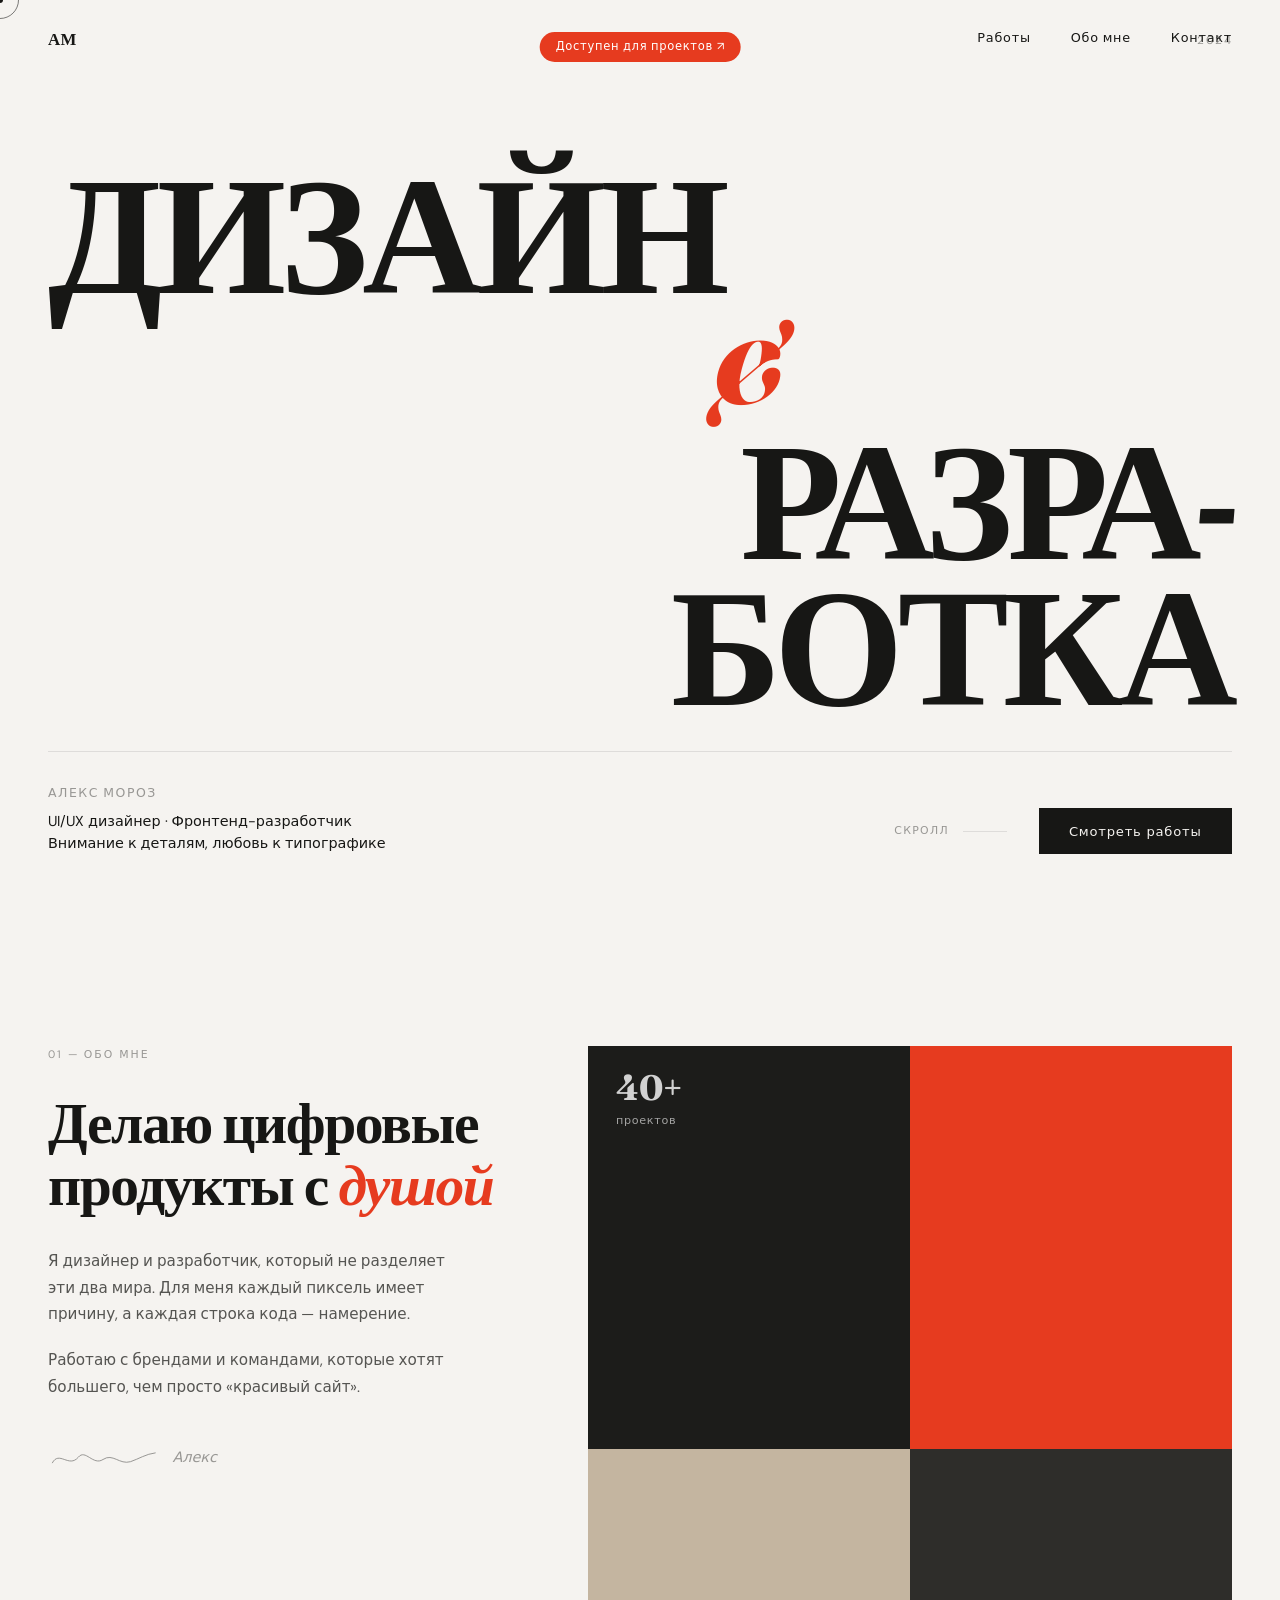
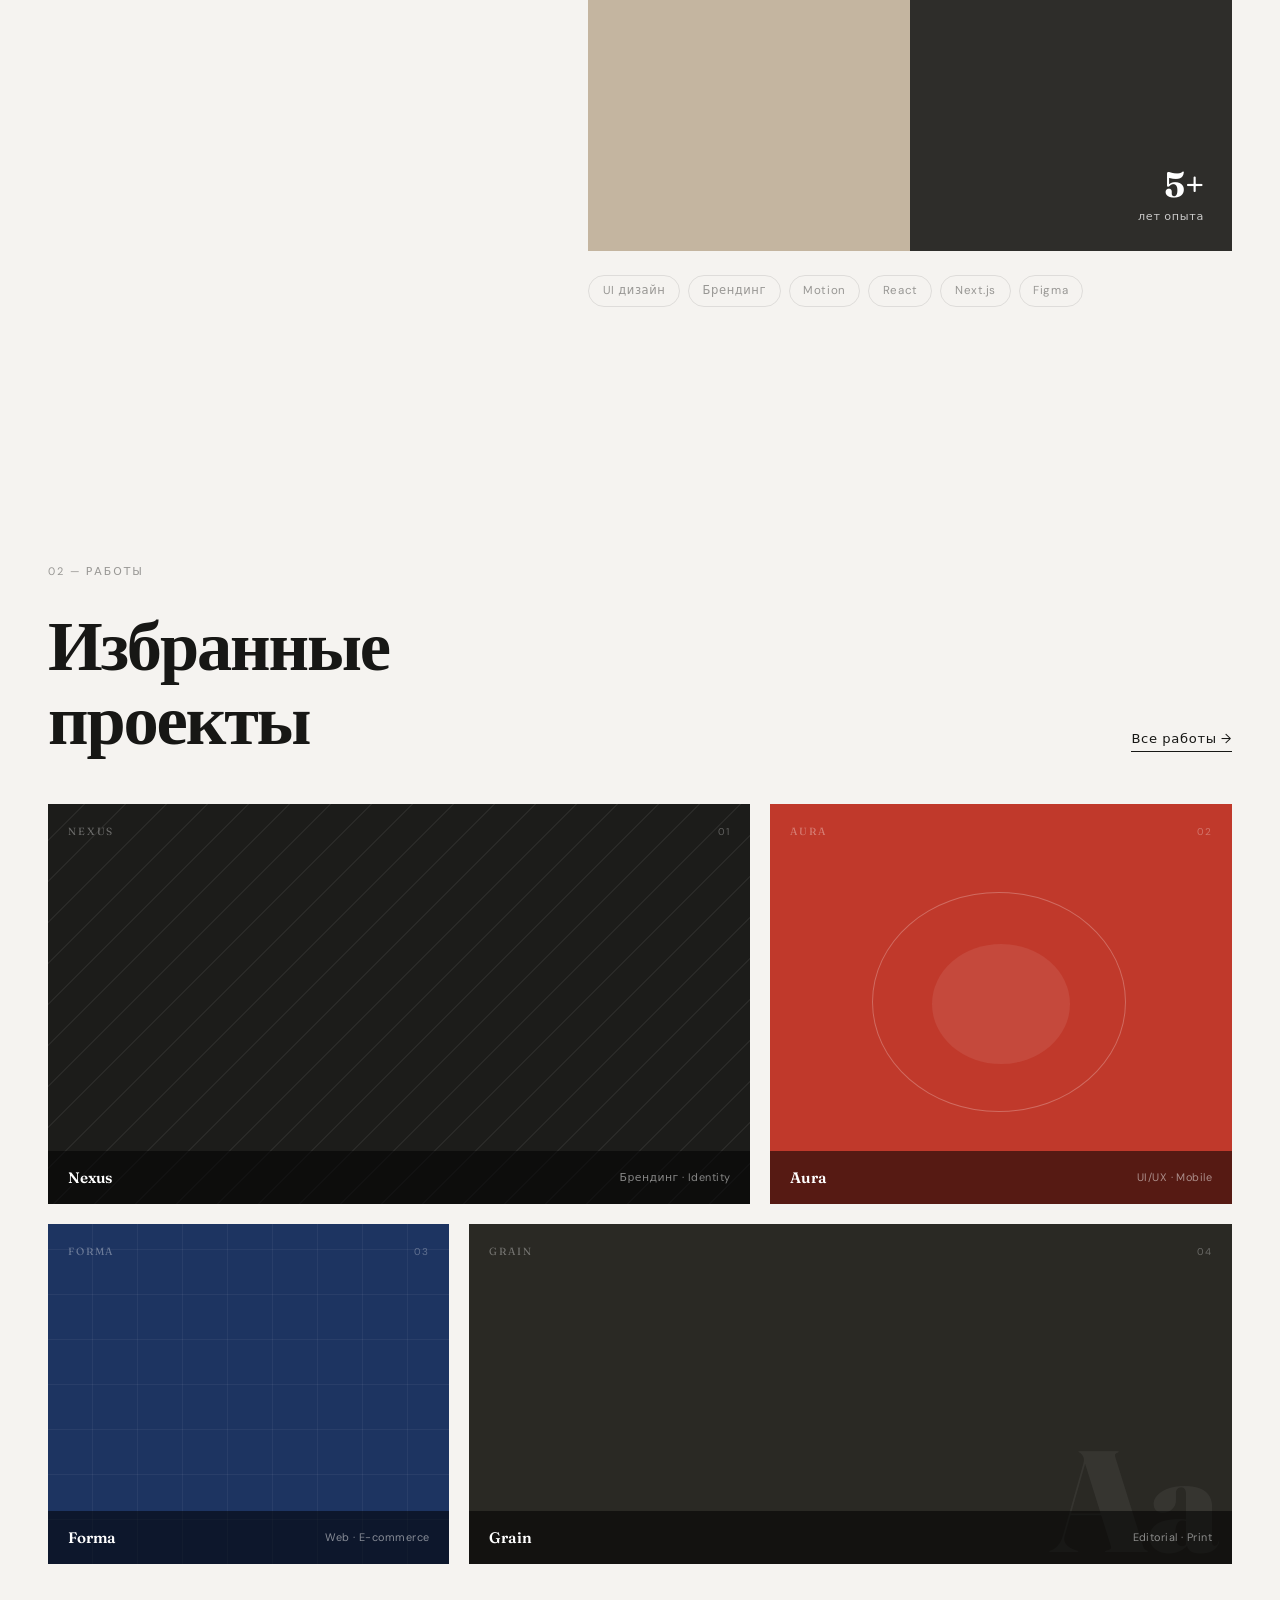
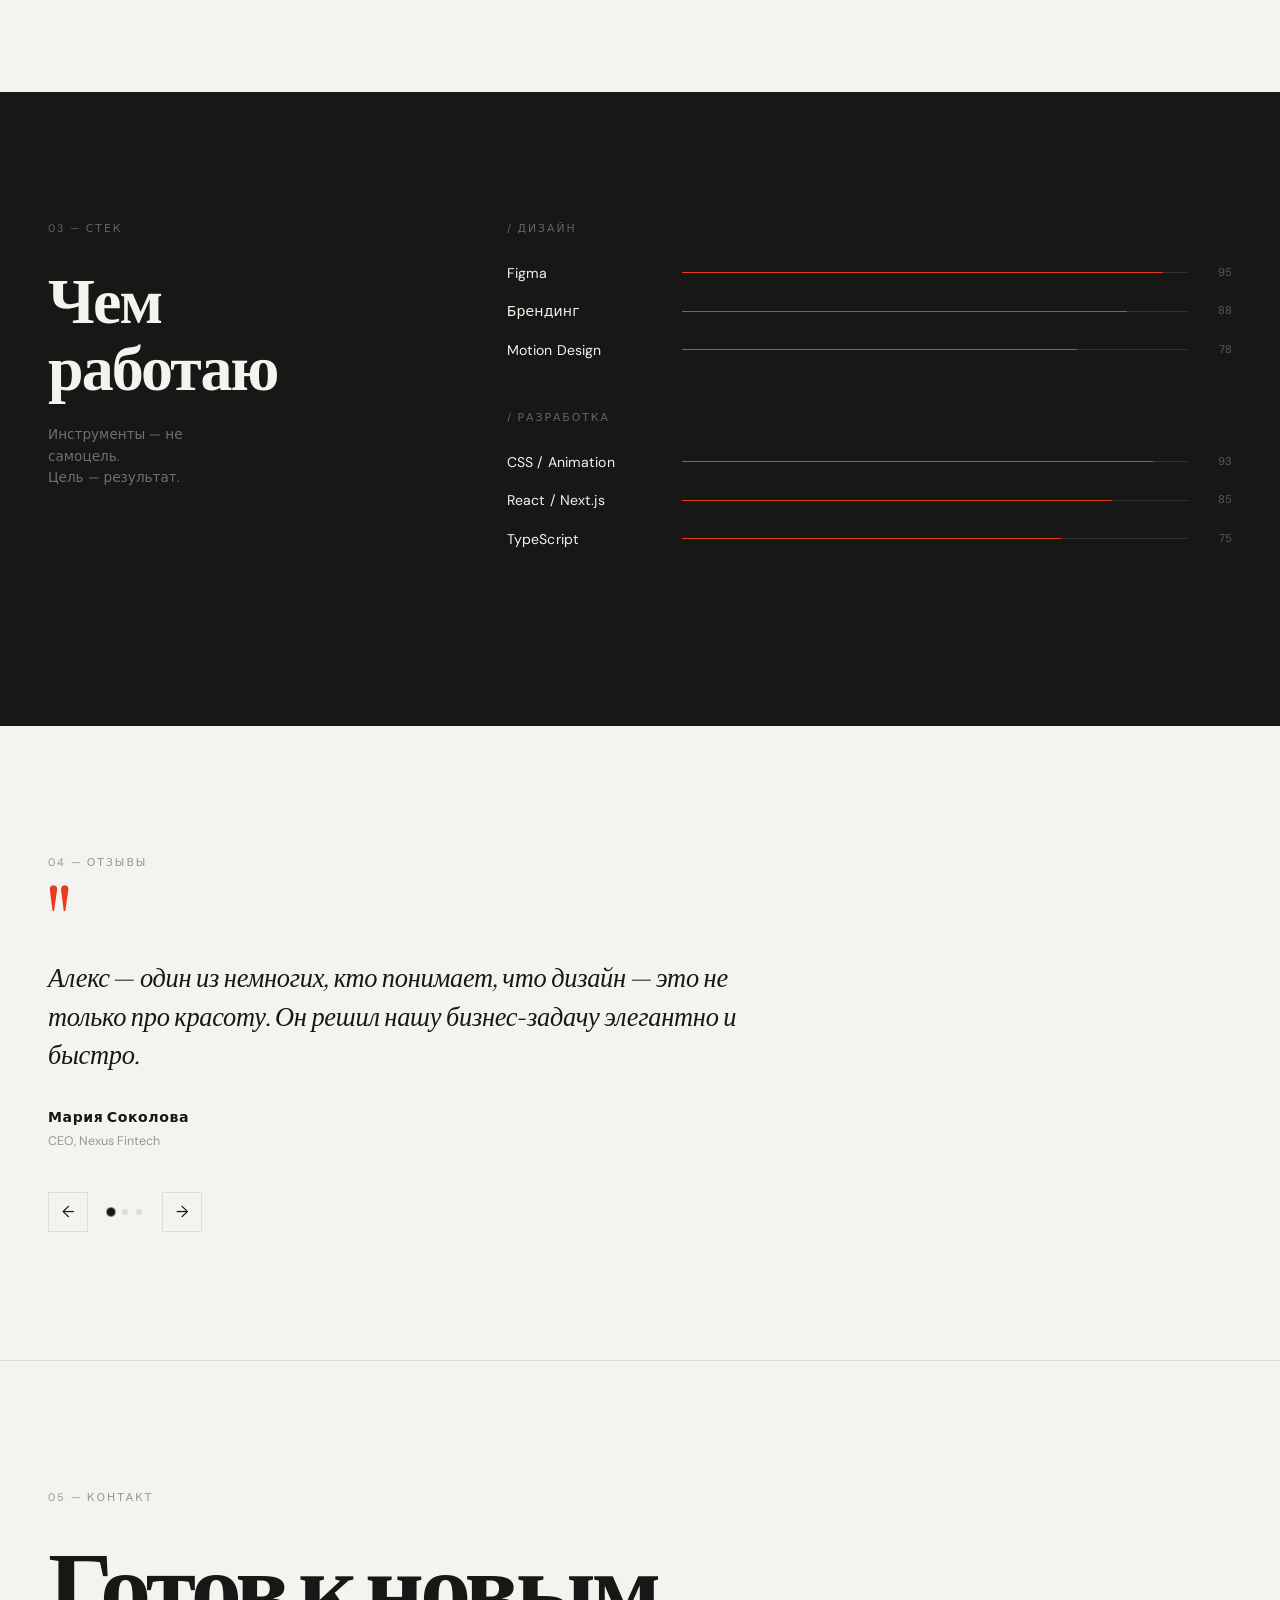
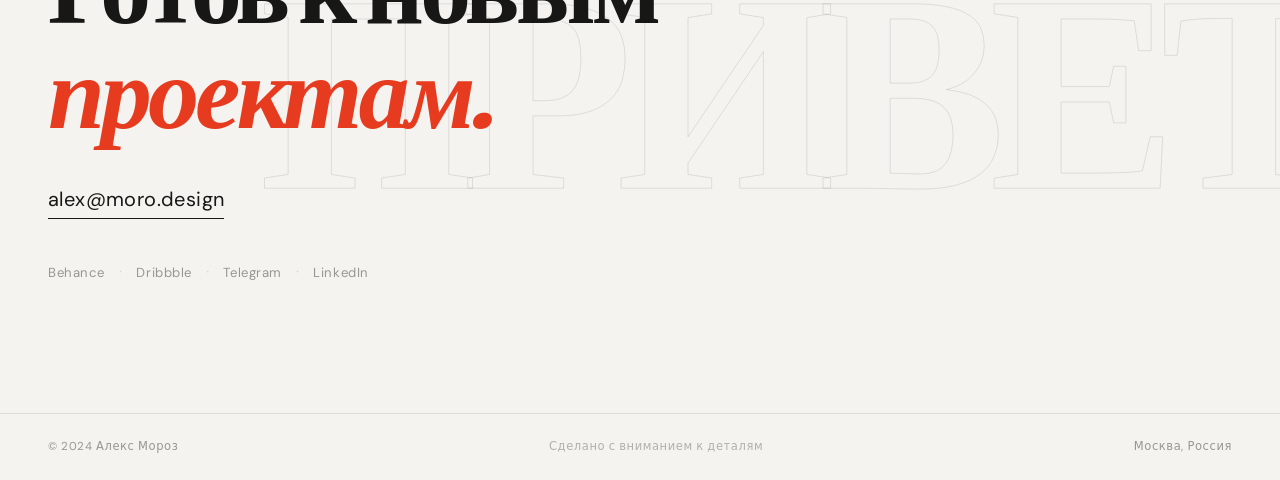
<file: index.html>
<!DOCTYPE html>
<html lang="ru">
<head>
  <meta charset="UTF-8" />
  <meta name="viewport" content="width=device-width, initial-scale=1.0" />
  <title>Алекс Мороз — Дизайнер & Разработчик</title>
  <meta name="description" content="UI/UX дизайнер и фронтенд-разработчик. Создаю цифровые продукты с вниманием к деталям." />
  <link rel="preconnect" href="https://fonts.googleapis.com" />
  <link rel="preconnect" href="https://fonts.gstatic.com" crossorigin />
  <link href="https://fonts.googleapis.com/css2?family=Fraunces:ital,opsz,wght@0,9..144,300..900;1,9..144,300..900&family=DM+Sans:ital,opsz,wght@0,9..40,300..700;1,9..40,300..700&display=swap" rel="stylesheet" />
  <link rel="stylesheet" href="style.css" />
</head>
<body>

  <!-- Custom cursor -->
  <div class="cursor-dot" id="cursorDot"></div>
  <div class="cursor-ring" id="cursorRing"></div>

  <!-- Navigation -->
  <nav class="nav" id="nav">
    <a href="#hero" class="nav__logo">АМ</a>
    <div class="nav__links">
      <a href="#works" class="nav__link">Работы</a>
      <a href="#about" class="nav__link">Обо мне</a>
      <a href="#contact" class="nav__link">Контакт</a>
    </div>
  </nav>

  <!-- ==================== HERO ==================== -->
  <section class="hero" id="hero">
    <div class="hero__year">2024</div>

    <div class="hero__badge">Доступен для проектов ↗</div>

    <div class="hero__title-block">
      <div class="hero__line hero__line--1">ДИЗАЙН</div>
      <div class="hero__line hero__line--2"><em>&</em></div>
      <div class="hero__line hero__line--3">РАЗРА-<br class="hero-br">БОТКА</div>
    </div>

    <div class="hero__bottom">
      <div class="hero__meta">
        <span class="hero__name">Алекс Мороз</span>
        <span class="hero__role">UI/UX дизайнер · Фронтенд-разработчик<br>Внимание к деталям, любовь к типографике</span>
      </div>
      <div class="hero__actions">
        <div class="scroll-hint">
          <span>Скролл</span>
          <div class="scroll-line"></div>
        </div>
        <a href="#works" class="btn-primary">Смотреть работы</a>
      </div>
    </div>
  </section>

  <!-- ==================== ABOUT ==================== -->
  <section class="about" id="about">
    <div class="about__inner">

      <div class="about__left reveal">
        <div class="section-label">01 — Обо мне</div>
        <h2 class="about__heading">Делаю цифровые<br>продукты с <em>душой</em></h2>
        <p class="about__text reveal" data-delay="100">
          Я дизайнер и разработчик, который не разделяет эти два мира.
          Для меня каждый пиксель имеет причину, а каждая строка кода — намерение.
        </p>
        <p class="about__text reveal" data-delay="200">
          Работаю с брендами и командами, которые хотят большего,
          чем просто «красивый сайт».
        </p>
        <div class="about__signature reveal" data-delay="300">
          <svg viewBox="0 0 200 55" class="sig-svg" fill="none" xmlns="http://www.w3.org/2000/svg">
            <path d="M8 38C20 15 38 48 55 28C68 12 82 44 100 32C118 20 130 42 150 36C165 31 178 22 195 20" stroke="currentColor" stroke-width="1.5" stroke-linecap="round" stroke-linejoin="round"/>
          </svg>
          <span>Алекс</span>
        </div>
      </div>

      <div class="about__right reveal" data-delay="150">
        <div class="about__visual">
          <div class="photo-mosaic">
            <div class="pm-block pm-block--dark"></div>
            <div class="pm-block pm-block--accent"></div>
            <div class="pm-block pm-block--warm"></div>
            <div class="pm-block pm-block--mid"></div>
          </div>
          <div class="about__stat">
            <span class="stat-num">5+</span>
            <span class="stat-label">лет опыта</span>
          </div>
          <div class="about__projects-count">
            <span class="stat-num">40+</span>
            <span class="stat-label">проектов</span>
          </div>
        </div>
        <div class="about__tags">
          <span class="tag">UI дизайн</span>
          <span class="tag">Брендинг</span>
          <span class="tag">Motion</span>
          <span class="tag">React</span>
          <span class="tag">Next.js</span>
          <span class="tag">Figma</span>
        </div>
      </div>

    </div>
  </section>

  <!-- ==================== WORKS ==================== -->
  <section class="works" id="works">
    <div class="works__header">
      <div>
        <div class="section-label reveal">02 — Работы</div>
        <h2 class="works__heading reveal">Избранные<br>проекты</h2>
      </div>
      <a href="#" class="works__all-link reveal">Все работы →</a>
    </div>

    <div class="works__grid">

      <article class="project-card" data-num="01">
        <div class="project-card__visual" style="--card-bg: #1C1C1A;">
          <div class="card-art card-art--lines"></div>
          <div class="card-art-label">NEXUS</div>
        </div>
        <div class="project-card__hover">
          <h3 class="pch__title">Nexus Brand Identity</h3>
          <p class="pch__desc">Полная система идентичности для финтех-стартапа — от логотипа до дизайн-системы</p>
          <span class="pch__link">Открыть проект →</span>
        </div>
        <div class="project-card__bar">
          <span class="pcb__name">Nexus</span>
          <span class="pcb__tags">Брендинг · Identity</span>
        </div>
      </article>

      <article class="project-card" data-num="02">
        <div class="project-card__visual" style="--card-bg: #C0392B;">
          <div class="card-art card-art--circle"></div>
          <div class="card-art-label">AURA</div>
        </div>
        <div class="project-card__hover">
          <h3 class="pch__title">Aura App</h3>
          <p class="pch__desc">Мобильное приложение для медитаций и осознанной жизни</p>
          <span class="pch__link">Открыть проект →</span>
        </div>
        <div class="project-card__bar">
          <span class="pcb__name">Aura</span>
          <span class="pcb__tags">UI/UX · Mobile</span>
        </div>
      </article>

      <article class="project-card" data-num="03">
        <div class="project-card__visual" style="--card-bg: #1D3461;">
          <div class="card-art card-art--grid"></div>
          <div class="card-art-label">FORMA</div>
        </div>
        <div class="project-card__hover">
          <h3 class="pch__title">Forma E-commerce</h3>
          <p class="pch__desc">Дизайн и разработка интернет-магазина премиум-мебели на Next.js</p>
          <span class="pch__link">Открыть проект →</span>
        </div>
        <div class="project-card__bar">
          <span class="pcb__name">Forma</span>
          <span class="pcb__tags">Web · E-commerce</span>
        </div>
      </article>

      <article class="project-card" data-num="04">
        <div class="project-card__visual" style="--card-bg: #2A2924;">
          <div class="card-art card-art--type"></div>
          <div class="card-art-label">GRAIN</div>
        </div>
        <div class="project-card__hover">
          <h3 class="pch__title">Grain Editorial</h3>
          <p class="pch__desc">Редакционный дизайн и типографика для независимого арт-журнала</p>
          <span class="pch__link">Открыть проект →</span>
        </div>
        <div class="project-card__bar">
          <span class="pcb__name">Grain</span>
          <span class="pcb__tags">Editorial · Print</span>
        </div>
      </article>

    </div>
  </section>

  <!-- ==================== SKILLS ==================== -->
  <section class="skills" id="skills">
    <div class="skills__inner">
      <div class="skills__left">
        <div class="section-label reveal">03 — Стек</div>
        <h2 class="skills__heading reveal">Чем<br>работаю</h2>
        <p class="skills__note reveal" data-delay="100">Инструменты — не самоцель.<br>Цель — результат.</p>
      </div>
      <div class="skills__right">
        <div class="skills__category reveal">
          <div class="skills__cat-label">/ Дизайн</div>
          <div class="skill-item">
            <span class="skill-name">Figma</span>
            <div class="skill-bar"><div class="skill-fill" style="--fill: 95%"></div></div>
            <span class="skill-pct">95</span>
          </div>
          <div class="skill-item">
            <span class="skill-name">Брендинг</span>
            <div class="skill-bar"><div class="skill-fill" style="--fill: 88%"></div></div>
            <span class="skill-pct">88</span>
          </div>
          <div class="skill-item">
            <span class="skill-name">Motion Design</span>
            <div class="skill-bar"><div class="skill-fill" style="--fill: 78%"></div></div>
            <span class="skill-pct">78</span>
          </div>
        </div>
        <div class="skills__category reveal" data-delay="150">
          <div class="skills__cat-label">/ Разработка</div>
          <div class="skill-item">
            <span class="skill-name">CSS / Animation</span>
            <div class="skill-bar"><div class="skill-fill" style="--fill: 93%"></div></div>
            <span class="skill-pct">93</span>
          </div>
          <div class="skill-item">
            <span class="skill-name">React / Next.js</span>
            <div class="skill-bar"><div class="skill-fill" style="--fill: 85%"></div></div>
            <span class="skill-pct">85</span>
          </div>
          <div class="skill-item">
            <span class="skill-name">TypeScript</span>
            <div class="skill-bar"><div class="skill-fill" style="--fill: 75%"></div></div>
            <span class="skill-pct">75</span>
          </div>
        </div>
      </div>
    </div>
  </section>

  <!-- ==================== TESTIMONIALS ==================== -->
  <section class="testimonials" id="testimonials">
    <div class="testimonials__inner">
      <div class="section-label reveal">04 — Отзывы</div>

      <div class="testimonials__track" id="tTrack">
        <div class="testimonial active">
          <blockquote class="t__quote">
            <div class="t__mark">"</div>
            <p>Алекс — один из немногих, кто понимает, что дизайн — это не только про красоту. Он решил нашу бизнес-задачу элегантно и быстро.</p>
          </blockquote>
          <footer class="t__footer">
            <span class="t__name">Мария Соколова</span>
            <span class="t__role">CEO, Nexus Fintech</span>
          </footer>
        </div>
        <div class="testimonial">
          <blockquote class="t__quote">
            <div class="t__mark">"</div>
            <p>Работать с Алексом — это удовольствие. Внимательность к деталям, глубокое понимание бренда и невероятно качественный результат.</p>
          </blockquote>
          <footer class="t__footer">
            <span class="t__name">Дмитрий Волков</span>
            <span class="t__role">Founder, Aura</span>
          </footer>
        </div>
        <div class="testimonial">
          <blockquote class="t__quote">
            <div class="t__mark">"</div>
            <p>Продукт получился лучше, чем мы могли себе представить. Алекс поднял планку того, что мы думали возможным в наших рамках.</p>
          </blockquote>
          <footer class="t__footer">
            <span class="t__name">Анна Петрова</span>
            <span class="t__role">Art Director, Forma</span>
          </footer>
        </div>
      </div>

      <div class="testimonials__controls">
        <button class="t-btn t-prev" aria-label="Предыдущий">←</button>
        <div class="t-dots" id="tDots">
          <span class="t-dot active"></span>
          <span class="t-dot"></span>
          <span class="t-dot"></span>
        </div>
        <button class="t-btn t-next" aria-label="Следующий">→</button>
      </div>
    </div>
  </section>

  <!-- ==================== CONTACT ==================== -->
  <section class="contact" id="contact">
    <div class="contact__inner">
      <div class="section-label reveal">05 — Контакт</div>
      <h2 class="contact__heading reveal">
        Готов к новым<br><em>проектам.</em>
      </h2>
      <a href="mailto:alex@moro.design" class="contact__email reveal" data-delay="100">
        alex@moro.design
      </a>
      <nav class="contact__socials reveal" data-delay="200">
        <a href="#" class="contact__soc">Behance</a>
        <span class="contact__dot">·</span>
        <a href="#" class="contact__soc">Dribbble</a>
        <span class="contact__dot">·</span>
        <a href="#" class="contact__soc">Telegram</a>
        <span class="contact__dot">·</span>
        <a href="#" class="contact__soc">LinkedIn</a>
      </nav>
    </div>
    <div class="contact__decor" aria-hidden="true">ПРИВЕТ</div>
  </section>

  <!-- Footer -->
  <footer class="footer">
    <span>© 2024 Алекс Мороз</span>
    <span class="footer__mid">Сделано с вниманием к деталям</span>
    <span>Москва, Россия</span>
  </footer>

  <script src="script.js"></script>
</body>
</html>
</file>
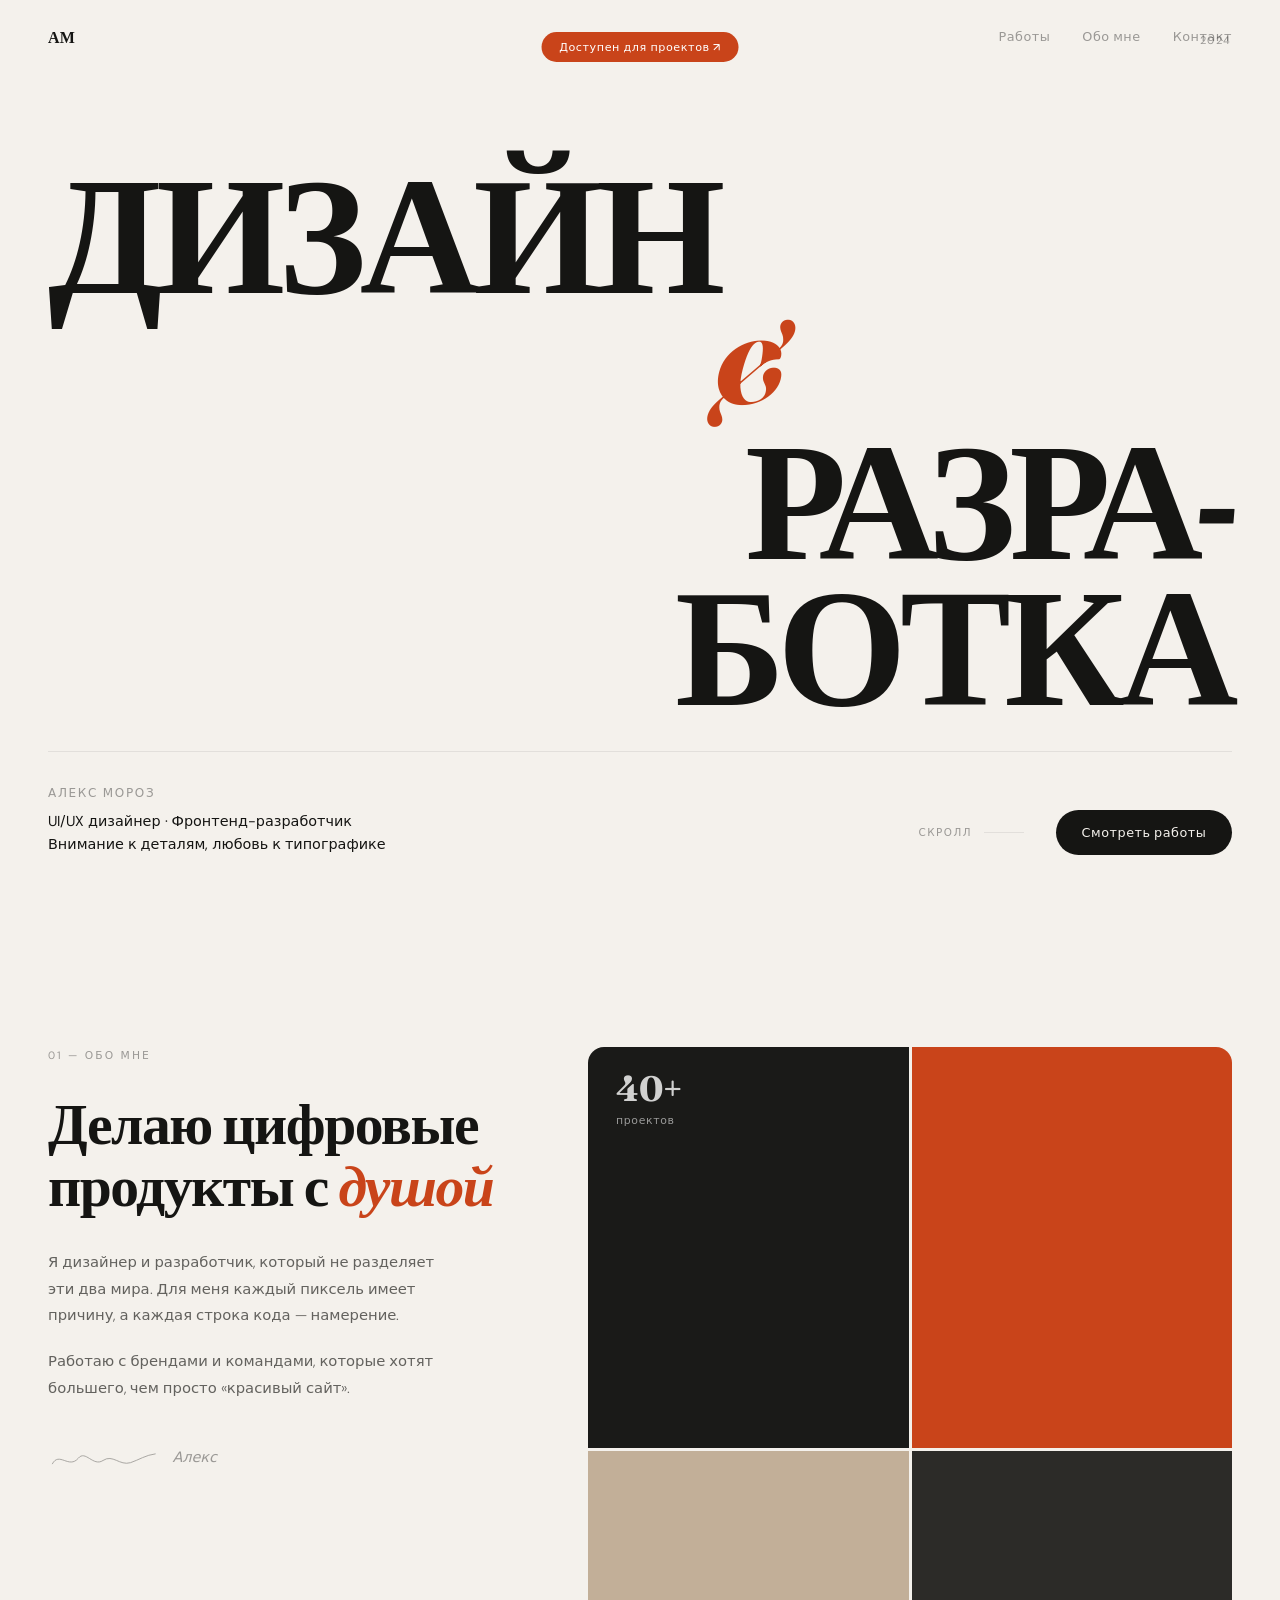
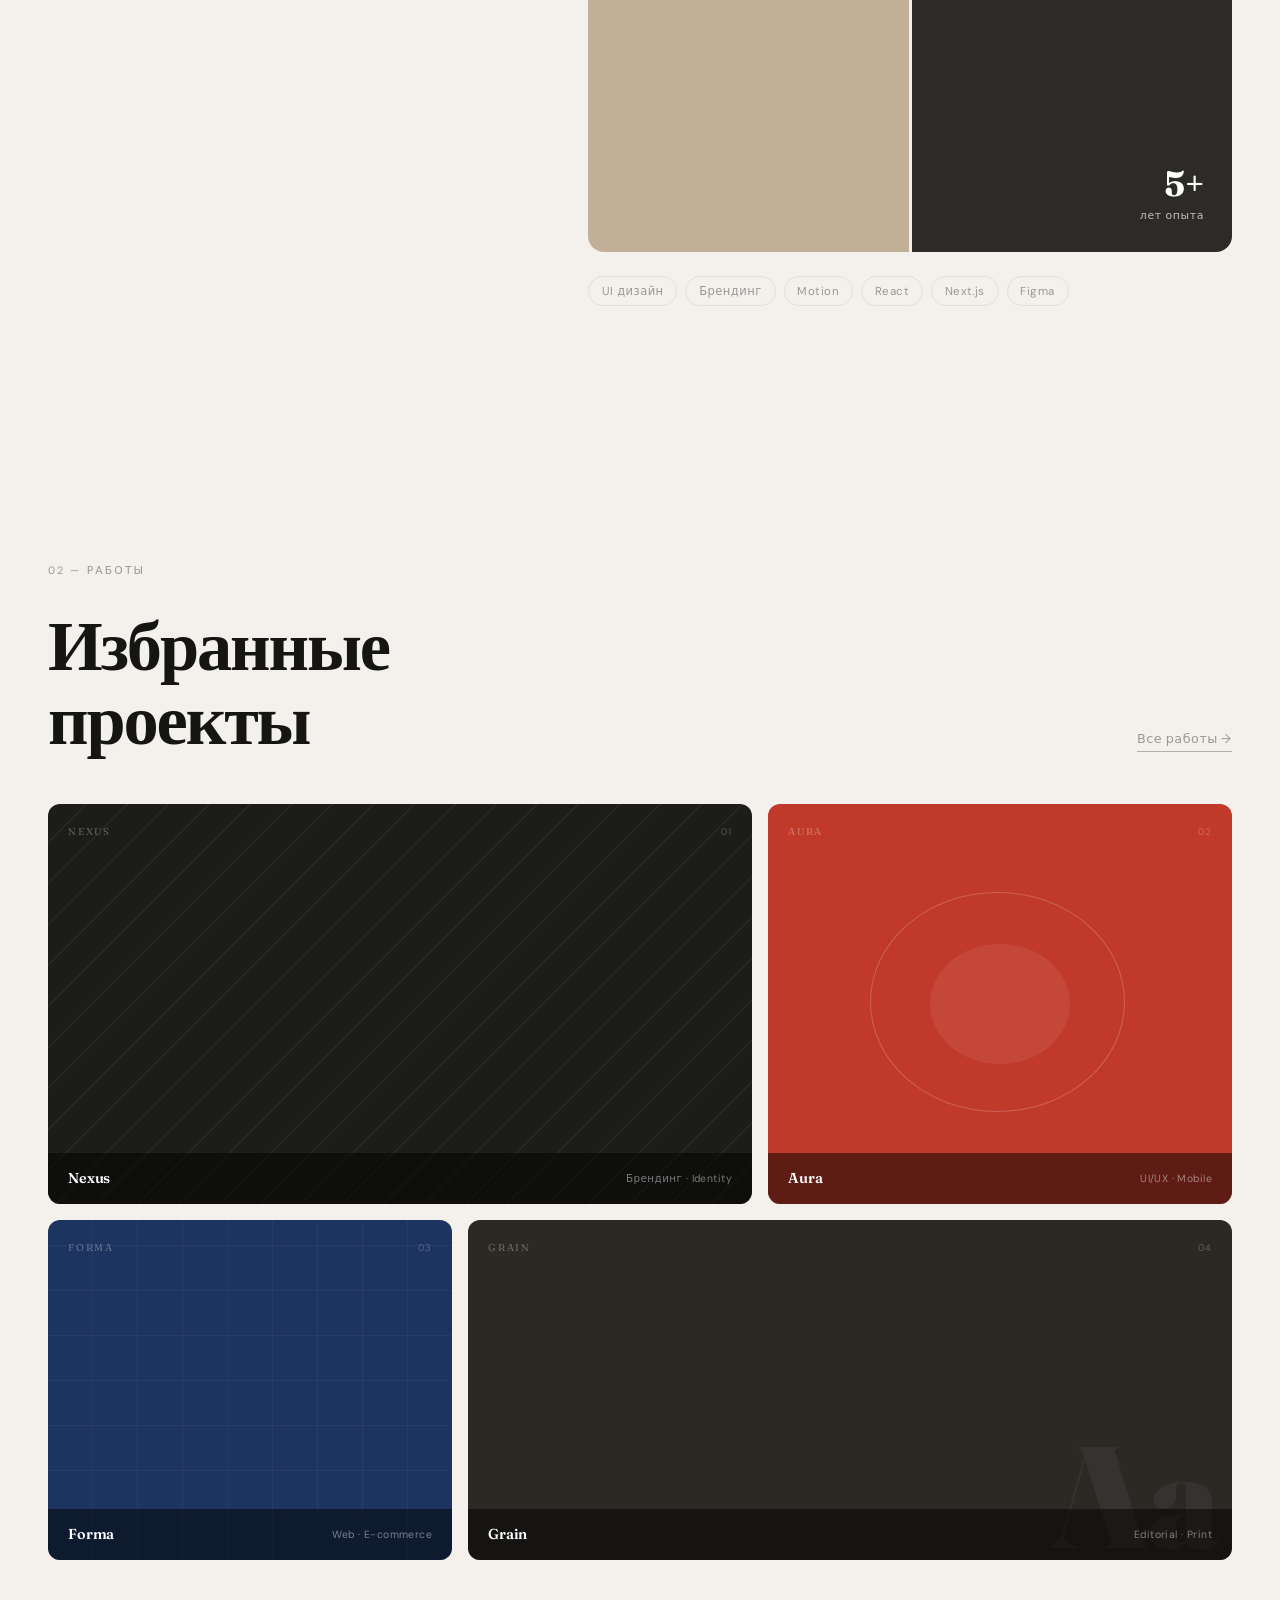
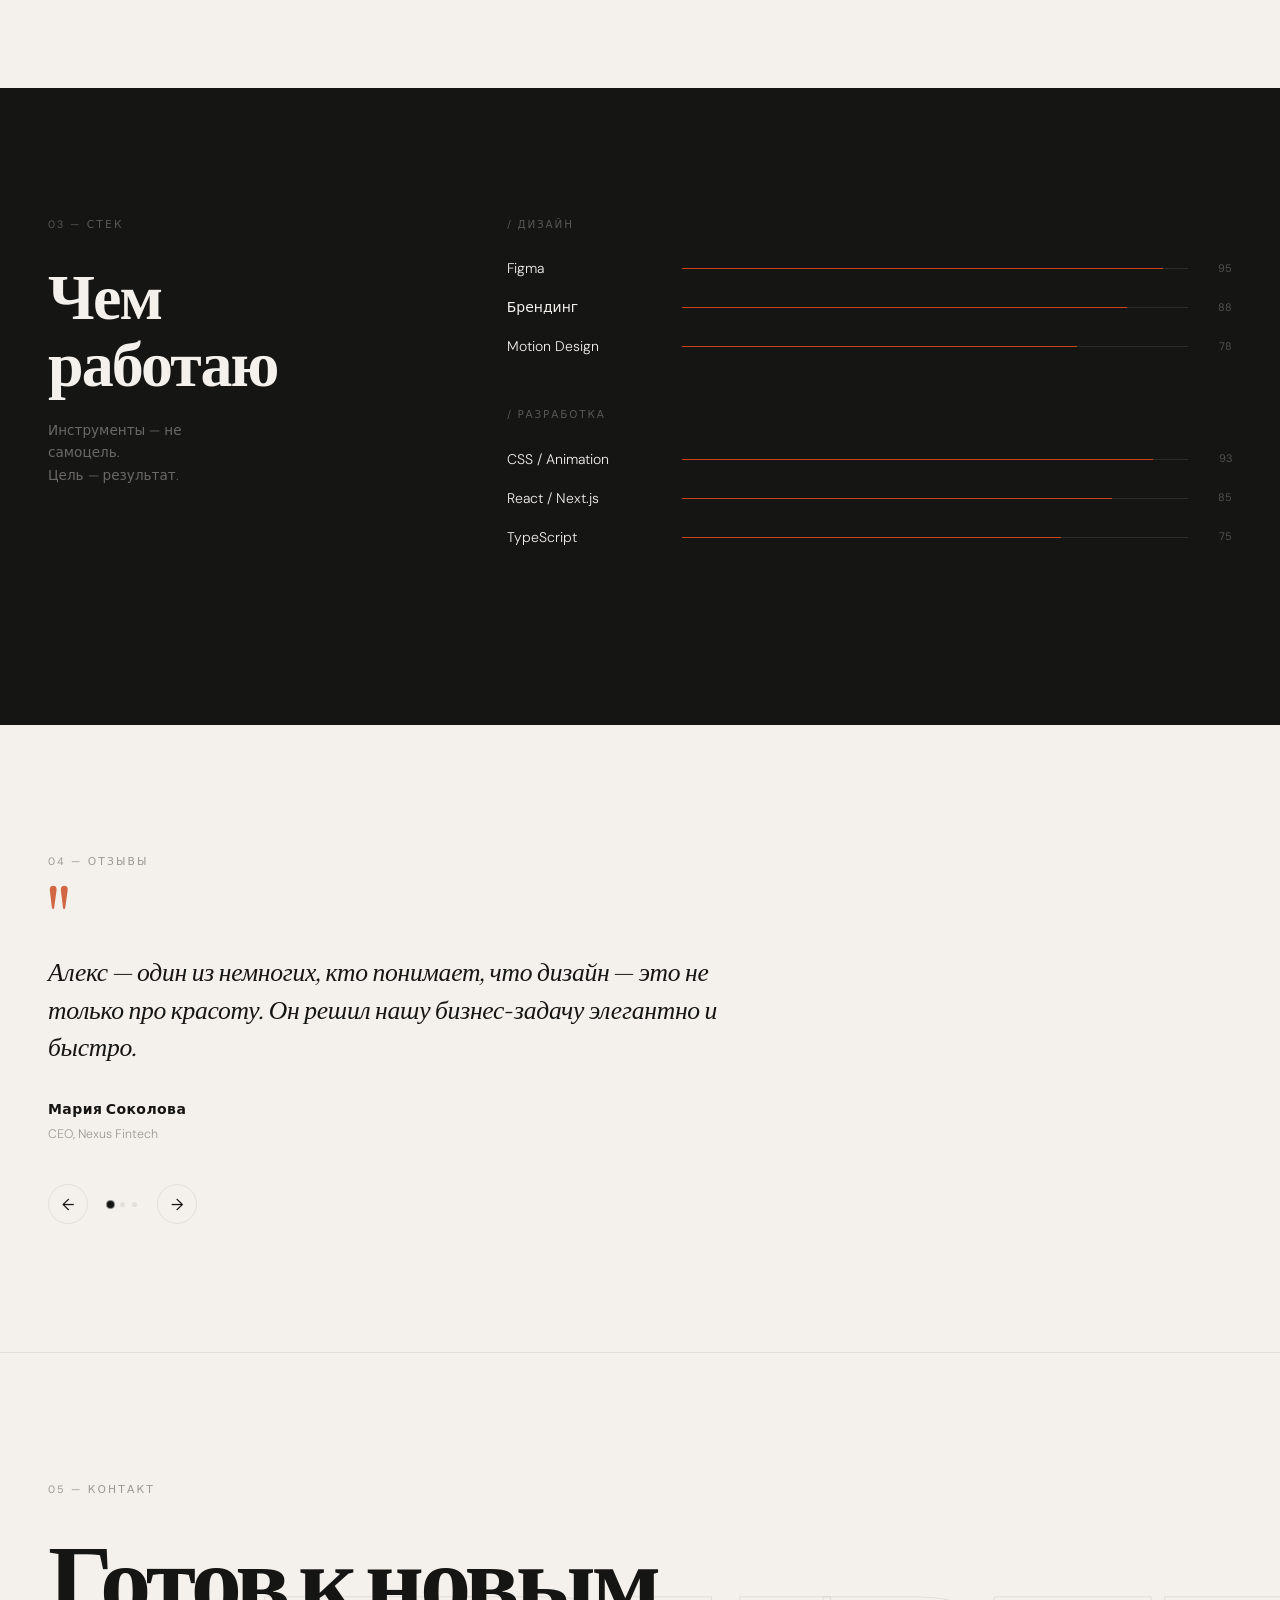
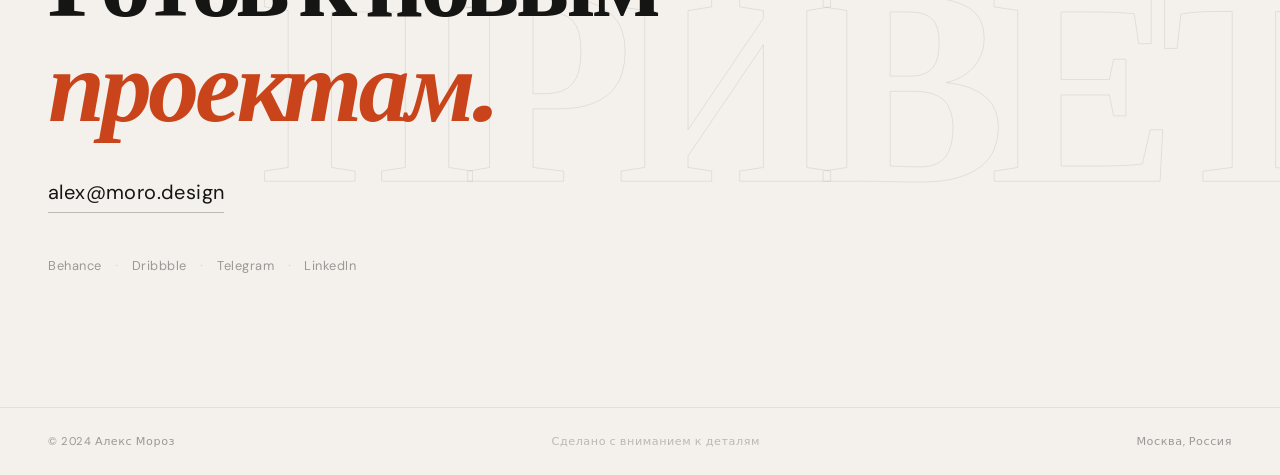
<file: landing_2/index.html>
<!DOCTYPE html>
<html lang="ru">
<head>
  <meta charset="UTF-8" />
  <meta name="viewport" content="width=device-width, initial-scale=1.0" />
  <title>Алекс Мороз — Дизайнер & Разработчик</title>
  <meta name="description" content="UI/UX дизайнер и фронтенд-разработчик. Создаю цифровые продукты с вниманием к деталям." />
  <link rel="preconnect" href="https://fonts.googleapis.com" />
  <link rel="preconnect" href="https://fonts.gstatic.com" crossorigin />
  <link href="https://fonts.googleapis.com/css2?family=Fraunces:ital,opsz,wght@0,9..144,300..900;1,9..144,300..900&family=DM+Sans:ital,opsz,wght@0,9..40,300..700;1,9..40,300..700&display=swap" rel="stylesheet" />
  <link rel="stylesheet" href="style.css" />
</head>
<body>

  <!-- Navigation -->
  <nav class="nav" id="nav">
    <a href="#hero" class="nav__logo">АМ</a>
    <div class="nav__links">
      <a href="#works" class="nav__link">Работы</a>
      <a href="#about" class="nav__link">Обо мне</a>
      <a href="#contact" class="nav__link">Контакт</a>
    </div>
  </nav>

  <!-- ==================== HERO ==================== -->
  <section class="hero" id="hero">
    <div class="hero__year">2024</div>

    <div class="hero__badge">Доступен для проектов ↗</div>

    <div class="hero__title-block">
      <div class="hero__line hero__line--1">ДИЗАЙН</div>
      <div class="hero__line hero__line--2"><em>&</em></div>
      <div class="hero__line hero__line--3">РАЗРА-<br class="hero-br">БОТКА</div>
    </div>

    <div class="hero__bottom">
      <div class="hero__meta">
        <span class="hero__name">Алекс Мороз</span>
        <span class="hero__role">UI/UX дизайнер · Фронтенд-разработчик<br>Внимание к деталям, любовь к типографике</span>
      </div>
      <div class="hero__actions">
        <div class="scroll-hint">
          <span>Скролл</span>
          <div class="scroll-line"></div>
        </div>
        <a href="#works" class="btn-primary">Смотреть работы</a>
      </div>
    </div>
  </section>

  <!-- ==================== ABOUT ==================== -->
  <section class="about" id="about">
    <div class="about__inner">

      <div class="about__left reveal">
        <div class="section-label">01 — Обо мне</div>
        <h2 class="about__heading">Делаю цифровые<br>продукты с <em>душой</em></h2>
        <p class="about__text reveal" data-delay="100">
          Я дизайнер и разработчик, который не разделяет эти два мира.
          Для меня каждый пиксель имеет причину, а каждая строка кода — намерение.
        </p>
        <p class="about__text reveal" data-delay="200">
          Работаю с брендами и командами, которые хотят большего,
          чем просто «красивый сайт».
        </p>
        <div class="about__signature reveal" data-delay="300">
          <svg viewBox="0 0 200 55" class="sig-svg" fill="none" xmlns="http://www.w3.org/2000/svg">
            <path d="M8 38C20 15 38 48 55 28C68 12 82 44 100 32C118 20 130 42 150 36C165 31 178 22 195 20" stroke="currentColor" stroke-width="1.5" stroke-linecap="round" stroke-linejoin="round"/>
          </svg>
          <span>Алекс</span>
        </div>
      </div>

      <div class="about__right reveal" data-delay="150">
        <div class="about__visual">
          <div class="photo-mosaic">
            <div class="pm-block pm-block--dark"></div>
            <div class="pm-block pm-block--accent"></div>
            <div class="pm-block pm-block--warm"></div>
            <div class="pm-block pm-block--mid"></div>
          </div>
          <div class="about__stat">
            <span class="stat-num">5+</span>
            <span class="stat-label">лет опыта</span>
          </div>
          <div class="about__projects-count">
            <span class="stat-num">40+</span>
            <span class="stat-label">проектов</span>
          </div>
        </div>
        <div class="about__tags">
          <span class="tag">UI дизайн</span>
          <span class="tag">Брендинг</span>
          <span class="tag">Motion</span>
          <span class="tag">React</span>
          <span class="tag">Next.js</span>
          <span class="tag">Figma</span>
        </div>
      </div>

    </div>
  </section>

  <!-- ==================== WORKS ==================== -->
  <section class="works" id="works">
    <div class="works__header">
      <div>
        <div class="section-label reveal">02 — Работы</div>
        <h2 class="works__heading reveal">Избранные<br>проекты</h2>
      </div>
      <a href="#" class="works__all-link reveal">Все работы →</a>
    </div>

    <div class="works__grid">

      <article class="project-card" data-num="01">
        <div class="project-card__visual" style="--card-bg: #1C1C1A;">
          <div class="card-art card-art--lines"></div>
          <div class="card-art-label">NEXUS</div>
        </div>
        <div class="project-card__hover">
          <h3 class="pch__title">Nexus Brand Identity</h3>
          <p class="pch__desc">Полная система идентичности для финтех-стартапа — от логотипа до дизайн-системы</p>
          <span class="pch__link">Открыть проект →</span>
        </div>
        <div class="project-card__bar">
          <span class="pcb__name">Nexus</span>
          <span class="pcb__tags">Брендинг · Identity</span>
        </div>
      </article>

      <article class="project-card" data-num="02">
        <div class="project-card__visual" style="--card-bg: #C0392B;">
          <div class="card-art card-art--circle"></div>
          <div class="card-art-label">AURA</div>
        </div>
        <div class="project-card__hover">
          <h3 class="pch__title">Aura App</h3>
          <p class="pch__desc">Мобильное приложение для медитаций и осознанной жизни</p>
          <span class="pch__link">Открыть проект →</span>
        </div>
        <div class="project-card__bar">
          <span class="pcb__name">Aura</span>
          <span class="pcb__tags">UI/UX · Mobile</span>
        </div>
      </article>

      <article class="project-card" data-num="03">
        <div class="project-card__visual" style="--card-bg: #1D3461;">
          <div class="card-art card-art--grid"></div>
          <div class="card-art-label">FORMA</div>
        </div>
        <div class="project-card__hover">
          <h3 class="pch__title">Forma E-commerce</h3>
          <p class="pch__desc">Дизайн и разработка интернет-магазина премиум-мебели на Next.js</p>
          <span class="pch__link">Открыть проект →</span>
        </div>
        <div class="project-card__bar">
          <span class="pcb__name">Forma</span>
          <span class="pcb__tags">Web · E-commerce</span>
        </div>
      </article>

      <article class="project-card" data-num="04">
        <div class="project-card__visual" style="--card-bg: #2A2924;">
          <div class="card-art card-art--type"></div>
          <div class="card-art-label">GRAIN</div>
        </div>
        <div class="project-card__hover">
          <h3 class="pch__title">Grain Editorial</h3>
          <p class="pch__desc">Редакционный дизайн и типографика для независимого арт-журнала</p>
          <span class="pch__link">Открыть проект →</span>
        </div>
        <div class="project-card__bar">
          <span class="pcb__name">Grain</span>
          <span class="pcb__tags">Editorial · Print</span>
        </div>
      </article>

    </div>
  </section>

  <!-- ==================== SKILLS ==================== -->
  <section class="skills" id="skills">
    <div class="skills__inner">
      <div class="skills__left">
        <div class="section-label reveal">03 — Стек</div>
        <h2 class="skills__heading reveal">Чем<br>работаю</h2>
        <p class="skills__note reveal" data-delay="100">Инструменты — не самоцель.<br>Цель — результат.</p>
      </div>
      <div class="skills__right">
        <div class="skills__category reveal">
          <div class="skills__cat-label">/ Дизайн</div>
          <div class="skill-item">
            <span class="skill-name">Figma</span>
            <div class="skill-bar"><div class="skill-fill" style="--fill: 95%"></div></div>
            <span class="skill-pct">95</span>
          </div>
          <div class="skill-item">
            <span class="skill-name">Брендинг</span>
            <div class="skill-bar"><div class="skill-fill" style="--fill: 88%"></div></div>
            <span class="skill-pct">88</span>
          </div>
          <div class="skill-item">
            <span class="skill-name">Motion Design</span>
            <div class="skill-bar"><div class="skill-fill" style="--fill: 78%"></div></div>
            <span class="skill-pct">78</span>
          </div>
        </div>
        <div class="skills__category reveal" data-delay="150">
          <div class="skills__cat-label">/ Разработка</div>
          <div class="skill-item">
            <span class="skill-name">CSS / Animation</span>
            <div class="skill-bar"><div class="skill-fill" style="--fill: 93%"></div></div>
            <span class="skill-pct">93</span>
          </div>
          <div class="skill-item">
            <span class="skill-name">React / Next.js</span>
            <div class="skill-bar"><div class="skill-fill" style="--fill: 85%"></div></div>
            <span class="skill-pct">85</span>
          </div>
          <div class="skill-item">
            <span class="skill-name">TypeScript</span>
            <div class="skill-bar"><div class="skill-fill" style="--fill: 75%"></div></div>
            <span class="skill-pct">75</span>
          </div>
        </div>
      </div>
    </div>
  </section>

  <!-- ==================== TESTIMONIALS ==================== -->
  <section class="testimonials" id="testimonials">
    <div class="testimonials__inner">
      <div class="section-label reveal">04 — Отзывы</div>

      <div class="testimonials__track" id="tTrack">
        <div class="testimonial active">
          <blockquote class="t__quote">
            <div class="t__mark">"</div>
            <p>Алекс — один из немногих, кто понимает, что дизайн — это не только про красоту. Он решил нашу бизнес-задачу элегантно и быстро.</p>
          </blockquote>
          <footer class="t__footer">
            <span class="t__name">Мария Соколова</span>
            <span class="t__role">CEO, Nexus Fintech</span>
          </footer>
        </div>
        <div class="testimonial">
          <blockquote class="t__quote">
            <div class="t__mark">"</div>
            <p>Работать с Алексом — это удовольствие. Внимательность к деталям, глубокое понимание бренда и невероятно качественный результат.</p>
          </blockquote>
          <footer class="t__footer">
            <span class="t__name">Дмитрий Волков</span>
            <span class="t__role">Founder, Aura</span>
          </footer>
        </div>
        <div class="testimonial">
          <blockquote class="t__quote">
            <div class="t__mark">"</div>
            <p>Продукт получился лучше, чем мы могли себе представить. Алекс поднял планку того, что мы думали возможным в наших рамках.</p>
          </blockquote>
          <footer class="t__footer">
            <span class="t__name">Анна Петрова</span>
            <span class="t__role">Art Director, Forma</span>
          </footer>
        </div>
      </div>

      <div class="testimonials__controls">
        <button class="t-btn t-prev" aria-label="Предыдущий">←</button>
        <div class="t-dots" id="tDots">
          <span class="t-dot active"></span>
          <span class="t-dot"></span>
          <span class="t-dot"></span>
        </div>
        <button class="t-btn t-next" aria-label="Следующий">→</button>
      </div>
    </div>
  </section>

  <!-- ==================== CONTACT ==================== -->
  <section class="contact" id="contact">
    <div class="contact__inner">
      <div class="section-label reveal">05 — Контакт</div>
      <h2 class="contact__heading reveal">
        Готов к новым<br><em>проектам.</em>
      </h2>
      <a href="mailto:alex@moro.design" class="contact__email reveal" data-delay="100">
        alex@moro.design
      </a>
      <nav class="contact__socials reveal" data-delay="200">
        <a href="#" class="contact__soc">Behance</a>
        <span class="contact__dot">·</span>
        <a href="#" class="contact__soc">Dribbble</a>
        <span class="contact__dot">·</span>
        <a href="#" class="contact__soc">Telegram</a>
        <span class="contact__dot">·</span>
        <a href="#" class="contact__soc">LinkedIn</a>
      </nav>
    </div>
    <div class="contact__decor" aria-hidden="true">ПРИВЕТ</div>
  </section>

  <!-- Footer -->
  <footer class="footer">
    <span>© 2024 Алекс Мороз</span>
    <span class="footer__mid">Сделано с вниманием к деталям</span>
    <span>Москва, Россия</span>
  </footer>

  <script src="script.js"></script>
</body>
</html>
</file>
<file: style.css>
/* ============================================================
   RESET & BASE
   ============================================================ */
*, *::before, *::after {
  margin: 0;
  padding: 0;
  box-sizing: border-box;
}

:root {
  --bg:     #F5F3F0;
  --ink:    #171715;
  --accent: #E63B1F;
  --muted:  rgba(23, 23, 21, 0.42);
  --line:   rgba(23, 23, 21, 0.10);

  --font-d: 'Fraunces', Georgia, serif;
  --font-b: 'DM Sans', system-ui, sans-serif;

  --ease-out: cubic-bezier(0.16, 1, 0.3, 1);
  --ease-io:  cubic-bezier(0.65, 0, 0.35, 1);
}

html {
  scroll-behavior: smooth;
  cursor: none;
}

body {
  background: var(--bg);
  color: var(--ink);
  font-family: var(--font-b);
  font-size: 16px;
  line-height: 1.6;
  overflow-x: hidden;
}

a { text-decoration: none; color: inherit; }
button { font-family: inherit; }
em { font-style: italic; }

/* ============================================================
   CUSTOM CURSOR
   ============================================================ */
.cursor-dot,
.cursor-ring {
  position: fixed;
  top: 0; left: 0;
  border-radius: 50%;
  pointer-events: none;
  z-index: 9999;
  transform: translate(-50%, -50%);
  will-change: transform;
}

.cursor-dot {
  width: 6px;
  height: 6px;
  background: var(--ink);
  transition: background 0.2s ease, transform 0.15s ease;
}

.cursor-ring {
  width: 38px;
  height: 38px;
  border: 1.5px solid rgba(23, 23, 21, 0.55);
  transition: width 0.35s var(--ease-out),
              height 0.35s var(--ease-out),
              border-color 0.25s ease;
}

.cursor-ring.is-hovered {
  width: 68px;
  height: 68px;
  border-color: var(--accent);
}

.cursor-ring.is-dark {
  border-color: rgba(245, 243, 240, 0.5);
}

.cursor-dot.is-dark {
  background: var(--bg);
}

/* ============================================================
   SHARED UTILITIES
   ============================================================ */
.section-label {
  font-family: var(--font-b);
  font-size: 0.68rem;
  letter-spacing: 0.18em;
  text-transform: uppercase;
  color: var(--muted);
  margin-bottom: 1.75rem;
}

/* Scroll reveal */
.reveal {
  opacity: 0;
  transform: translateY(28px);
  transition: opacity 0.85s var(--ease-out),
              transform 0.85s var(--ease-out);
}

.reveal.is-visible {
  opacity: 1;
  transform: translateY(0);
}

/* Primary button */
.btn-primary {
  display: inline-block;
  padding: 0.8rem 1.9rem;
  background: var(--ink);
  color: var(--bg);
  font-size: 0.82rem;
  letter-spacing: 0.06em;
  position: relative;
  overflow: hidden;
  transition: color 0.35s ease;
  white-space: nowrap;
}

.btn-primary::before {
  content: '';
  position: absolute;
  inset: 0;
  background: var(--accent);
  transform: translateX(-101%);
  transition: transform 0.45s var(--ease-out);
}

.btn-primary:hover::before { transform: translateX(0); }
.btn-primary:hover { color: #fff; }
.btn-primary span { position: relative; z-index: 1; }

/* Tag pill */
.tag {
  display: inline-block;
  padding: 0.35rem 0.85rem;
  border: 1px solid var(--line);
  border-radius: 100px;
  font-size: 0.72rem;
  letter-spacing: 0.05em;
  color: var(--muted);
  transition: border-color 0.2s ease, color 0.2s ease;
}

.tag:hover {
  border-color: var(--ink);
  color: var(--ink);
}

/* ============================================================
   NAVIGATION
   ============================================================ */
.nav {
  position: fixed;
  top: 0; left: 0; right: 0;
  z-index: 200;
  display: flex;
  justify-content: space-between;
  align-items: center;
  padding: 1.6rem 3rem;
  transition: background 0.4s ease, backdrop-filter 0.4s ease, padding 0.3s ease;
}

.nav.is-scrolled {
  padding: 1.1rem 3rem;
  background: rgba(245, 243, 240, 0.88);
  backdrop-filter: blur(12px);
  -webkit-backdrop-filter: blur(12px);
  border-bottom: 1px solid var(--line);
}

.nav__logo {
  font-family: var(--font-d);
  font-weight: 700;
  font-size: 1.05rem;
  letter-spacing: 0.02em;
  transition: color 0.2s ease;
}

.nav__logo:hover { color: var(--accent); }

.nav__links {
  display: flex;
  gap: 2.5rem;
}

.nav__link {
  font-size: 0.8rem;
  letter-spacing: 0.06em;
  color: var(--ink);
  position: relative;
  padding-bottom: 2px;
}

.nav__link::after {
  content: '';
  position: absolute;
  bottom: 0; left: 0;
  width: 0; height: 1px;
  background: var(--ink);
  transition: width 0.35s var(--ease-out);
}

.nav__link:hover::after { width: 100%; }

/* ============================================================
   HERO
   ============================================================ */
.hero {
  min-height: 100svh;
  padding: 8rem 3rem 4rem;
  display: flex;
  flex-direction: column;
  position: relative;
  overflow: hidden;
}

.hero__year {
  position: absolute;
  top: 2rem; right: 3rem;
  font-size: 0.72rem;
  letter-spacing: 0.12em;
  color: var(--muted);
}

.hero__badge {
  position: absolute;
  top: 2rem; left: 50%;
  transform: translateX(-50%);
  background: var(--accent);
  color: #fff;
  font-size: 0.72rem;
  letter-spacing: 0.06em;
  padding: 0.35rem 1rem;
  border-radius: 100px;
  white-space: nowrap;
  animation: badgeFloat 3.5s ease-in-out infinite;
}

@keyframes badgeFloat {
  0%, 100% { transform: translateX(-50%) translateY(0); }
  50%       { transform: translateX(-50%) translateY(-5px); }
}

.hero__title-block {
  flex: 1;
  display: flex;
  flex-direction: column;
  justify-content: center;
  padding: 2rem 0;
}

.hero__line {
  font-family: var(--font-d);
  font-weight: 900;
  line-height: 0.88;
  letter-spacing: -0.035em;
  will-change: transform;
}

.hero__line--1 {
  font-size: clamp(4.5rem, 13vw, 14rem);
  color: var(--ink);
  align-self: flex-start;
}

.hero__line--2 {
  font-size: clamp(3rem, 8.5vw, 9rem);
  color: var(--accent);
  align-self: center;
  padding-left: 18%;
  line-height: 1.1;
}

.hero__line--3 {
  font-size: clamp(4.5rem, 13vw, 14rem);
  color: var(--ink);
  align-self: flex-end;
  text-align: right;
}

.hero__bottom {
  display: flex;
  justify-content: space-between;
  align-items: flex-end;
  padding-top: 2rem;
  border-top: 1px solid var(--line);
  gap: 2rem;
}

.hero__meta {
  display: flex;
  flex-direction: column;
  gap: 0.45rem;
}

.hero__name {
  font-size: 0.78rem;
  letter-spacing: 0.12em;
  text-transform: uppercase;
  color: var(--muted);
}

.hero__role {
  font-size: 0.9rem;
  color: var(--ink);
  line-height: 1.5;
}

.hero__actions {
  display: flex;
  align-items: center;
  gap: 2rem;
  flex-shrink: 0;
}

.scroll-hint {
  display: flex;
  align-items: center;
  gap: 0.85rem;
  font-size: 0.68rem;
  letter-spacing: 0.12em;
  text-transform: uppercase;
  color: var(--muted);
}

.scroll-line {
  width: 44px;
  height: 1px;
  background: var(--line);
  position: relative;
  overflow: hidden;
}

.scroll-line::after {
  content: '';
  position: absolute;
  top: 0; left: -100%;
  width: 100%; height: 100%;
  background: var(--muted);
  animation: scanLine 2.2s ease-in-out infinite;
}

@keyframes scanLine {
  0%   { left: -100%; }
  50%  { left: 0; }
  100% { left: 100%; }
}

/* ============================================================
   ABOUT
   ============================================================ */
.about {
  padding: 8rem 3rem;
}

.about__inner {
  display: grid;
  grid-template-columns: 5fr 7fr;
  gap: 5rem;
  align-items: start;
}

.about__heading {
  font-family: var(--font-d);
  font-size: clamp(2rem, 4.5vw, 3.8rem);
  font-weight: 600;
  line-height: 1.08;
  letter-spacing: -0.025em;
  margin-bottom: 2rem;
}

.about__heading em { color: var(--accent); }

.about__text {
  font-size: 0.95rem;
  color: rgba(23, 23, 21, 0.72);
  line-height: 1.75;
  margin-bottom: 1.2rem;
  max-width: 400px;
}

.about__signature {
  display: flex;
  align-items: center;
  gap: 0.9rem;
  margin-top: 2.5rem;
  color: var(--muted);
  font-style: italic;
  font-size: 0.9rem;
}

.sig-svg {
  width: 110px;
  height: 34px;
  color: var(--ink);
  opacity: 0.5;
}

/* Photo mosaic */
.about__visual {
  position: relative;
}

.photo-mosaic {
  display: grid;
  grid-template-columns: 1fr 1fr;
  grid-template-rows: 1fr 1fr;
  aspect-ratio: 4/5;
  overflow: hidden;
  transition: gap 0.5s ease;
}

.photo-mosaic:hover { gap: 3px; }

.pm-block {
  transition: transform 0.6s var(--ease-out), filter 0.4s ease;
}

.pm-block--dark   { background: #1C1C1A; }
.pm-block--accent { background: var(--accent); }
.pm-block--warm   { background: #C4B5A0; }
.pm-block--mid    { background: #2E2D2A; }

.photo-mosaic:hover .pm-block { transform: scale(1.04); filter: brightness(1.06); }

.about__stat {
  position: absolute;
  bottom: 1.5rem;
  right: 1.75rem;
  text-align: right;
  color: #fff;
}

.about__projects-count {
  position: absolute;
  top: 1.5rem;
  left: 1.75rem;
  color: rgba(255,255,255,0.8);
}

.stat-num {
  display: block;
  font-family: var(--font-d);
  font-size: 2.2rem;
  font-weight: 700;
  line-height: 1;
}

.stat-label {
  font-size: 0.7rem;
  letter-spacing: 0.06em;
  opacity: 0.75;
}

.about__tags {
  display: flex;
  flex-wrap: wrap;
  gap: 0.5rem;
  margin-top: 1.5rem;
}

/* ============================================================
   WORKS
   ============================================================ */
.works {
  padding: 8rem 3rem;
}

.works__header {
  display: flex;
  justify-content: space-between;
  align-items: flex-end;
  margin-bottom: 3rem;
}

.works__heading {
  font-family: var(--font-d);
  font-size: clamp(2.5rem, 5.5vw, 4.5rem);
  font-weight: 700;
  line-height: 1.05;
  letter-spacing: -0.03em;
}

.works__all-link {
  font-size: 0.82rem;
  letter-spacing: 0.05em;
  padding-bottom: 2px;
  border-bottom: 1px solid var(--ink);
  transition: color 0.2s ease, border-color 0.2s ease;
  margin-bottom: 0.25rem;
}

.works__all-link:hover {
  color: var(--accent);
  border-color: var(--accent);
}

/* Asymmetric 20-column grid */
.works__grid {
  display: grid;
  grid-template-columns: repeat(20, 1fr);
  gap: 1.25rem;
}

.project-card:nth-child(1) { grid-column: 1 / 13; min-height: 400px; }
.project-card:nth-child(2) { grid-column: 13 / 21; min-height: 400px; }
.project-card:nth-child(3) { grid-column: 1 / 8; min-height: 340px; }
.project-card:nth-child(4) { grid-column: 8 / 21; min-height: 340px; }

/* Card base */
.project-card {
  position: relative;
  overflow: hidden;
  display: flex;
  flex-direction: column;
}

.project-card__visual {
  flex: 1;
  background: var(--card-bg, #1C1C1A);
  position: relative;
  overflow: hidden;
  transition: transform 0.6s var(--ease-out);
}

.project-card:hover .project-card__visual { transform: scale(1.02); }

/* Decorative card art */
.card-art { position: absolute; inset: 0; }

.card-art--lines::before {
  content: '';
  position: absolute; inset: 0;
  background: repeating-linear-gradient(
    -45deg,
    transparent 0,
    transparent 28px,
    rgba(255,255,255,0.06) 28px,
    rgba(255,255,255,0.06) 29px
  );
}

.card-art--circle::before {
  content: '';
  position: absolute;
  width: 55%; height: 55%;
  top: 22%; left: 22%;
  border: 1.5px solid rgba(255,255,255,0.25);
  border-radius: 50%;
}

.card-art--circle::after {
  content: '';
  position: absolute;
  width: 30%; height: 30%;
  top: 35%; left: 35%;
  background: rgba(255,255,255,0.08);
  border-radius: 50%;
}

.card-art--grid::before {
  content: '';
  position: absolute; inset: 0;
  background:
    repeating-linear-gradient(0deg, transparent, transparent 44px, rgba(255,255,255,0.05) 44px, rgba(255,255,255,0.05) 45px),
    repeating-linear-gradient(90deg, transparent, transparent 44px, rgba(255,255,255,0.05) 44px, rgba(255,255,255,0.05) 45px);
}

.card-art--type::before {
  content: 'Aa';
  position: absolute;
  font-family: var(--font-d);
  font-size: 9rem;
  font-weight: 900;
  color: rgba(255,255,255,0.06);
  bottom: -0.5rem;
  right: 0.75rem;
  line-height: 1;
  pointer-events: none;
}

.card-art-label {
  position: absolute;
  top: 1.25rem; left: 1.25rem;
  font-family: var(--font-d);
  font-size: 0.65rem;
  letter-spacing: 0.18em;
  color: rgba(255,255,255,0.35);
  font-weight: 400;
}

/* Hover overlay */
.project-card__hover {
  position: absolute;
  inset: 0;
  background: rgba(15, 14, 13, 0.88);
  display: flex;
  flex-direction: column;
  justify-content: center;
  padding: 2.25rem;
  opacity: 0;
  transform: translateY(8px);
  transition: opacity 0.4s ease, transform 0.45s var(--ease-out);
}

.project-card:hover .project-card__hover {
  opacity: 1;
  transform: translateY(0);
}

.pch__title {
  font-family: var(--font-d);
  font-size: 1.4rem;
  font-weight: 600;
  color: #fff;
  letter-spacing: -0.01em;
  margin-bottom: 0.75rem;
}

.pch__desc {
  font-size: 0.83rem;
  color: rgba(255,255,255,0.65);
  line-height: 1.6;
  margin-bottom: 1.5rem;
}

.pch__link {
  font-size: 0.8rem;
  color: var(--accent);
  letter-spacing: 0.04em;
  transition: letter-spacing 0.25s ease;
}

.project-card:hover .pch__link { letter-spacing: 0.08em; }

/* Info bar */
.project-card__bar {
  display: flex;
  justify-content: space-between;
  align-items: center;
  padding: 0.9rem 1.25rem;
  background: rgba(0,0,0,0.55);
  position: absolute;
  bottom: 0; left: 0; right: 0;
  transition: opacity 0.3s ease, transform 0.3s ease;
}

.project-card:hover .project-card__bar {
  opacity: 0;
  transform: translateY(4px);
}

.pcb__name {
  font-family: var(--font-d);
  color: #fff;
  font-size: 0.95rem;
  font-weight: 600;
  letter-spacing: -0.01em;
}

.pcb__tags {
  font-size: 0.68rem;
  color: rgba(255,255,255,0.5);
  letter-spacing: 0.04em;
}

/* Card number */
.project-card::before {
  content: attr(data-num);
  position: absolute;
  top: 1.25rem; right: 1.25rem;
  font-size: 0.62rem;
  letter-spacing: 0.12em;
  color: rgba(255,255,255,0.3);
  z-index: 1;
}

/* ============================================================
   SKILLS
   ============================================================ */
.skills {
  padding: 8rem 3rem;
  background: var(--ink);
  color: var(--bg);
}

.skills .section-label {
  color: rgba(245, 243, 240, 0.35);
}

.skills__inner {
  display: grid;
  grid-template-columns: 1fr 2fr;
  gap: 6rem;
  align-items: start;
}

.skills__heading {
  font-family: var(--font-d);
  font-size: clamp(2.5rem, 5vw, 4rem);
  font-weight: 700;
  line-height: 1.05;
  letter-spacing: -0.03em;
  color: var(--bg);
  margin-bottom: 1.5rem;
}

.skills__note {
  font-size: 0.85rem;
  color: rgba(245, 243, 240, 0.4);
  line-height: 1.6;
  max-width: 200px;
}

.skills__category {
  margin-bottom: 3rem;
}

.skills__cat-label {
  font-size: 0.68rem;
  letter-spacing: 0.18em;
  text-transform: uppercase;
  color: rgba(245, 243, 240, 0.35);
  margin-bottom: 1.5rem;
}

.skill-item {
  display: flex;
  align-items: center;
  gap: 1.25rem;
  margin-bottom: 1rem;
}

.skill-name {
  font-size: 0.88rem;
  color: var(--bg);
  width: 155px;
  flex-shrink: 0;
  letter-spacing: 0.01em;
}

.skill-bar {
  flex: 1;
  height: 1px;
  background: rgba(245, 243, 240, 0.12);
  position: relative;
  overflow: hidden;
}

.skill-fill {
  position: absolute;
  top: 0; left: 0;
  height: 100%;
  width: 0;
  background: var(--accent);
  transition: width 1.3s var(--ease-out);
}

.skill-fill.is-animated { width: var(--fill); }

.skill-pct {
  font-size: 0.7rem;
  color: rgba(245, 243, 240, 0.3);
  width: 24px;
  text-align: right;
  flex-shrink: 0;
}

/* ============================================================
   TESTIMONIALS
   ============================================================ */
.testimonials {
  padding: 8rem 3rem;
}

.testimonials__inner {
  max-width: 720px;
}

.testimonials__track {
  position: relative;
  min-height: 220px;
  margin-bottom: 2.5rem;
}

.testimonial {
  display: none;
  animation: tFadeIn 0.55s var(--ease-out) forwards;
}

.testimonial.active { display: block; }

@keyframes tFadeIn {
  from { opacity: 0; transform: translateY(16px); }
  to   { opacity: 1; transform: translateY(0); }
}

.t__mark {
  font-family: var(--font-d);
  font-size: 5rem;
  line-height: 0.5;
  color: var(--accent);
  margin-bottom: 1.25rem;
}

.t__quote p {
  font-family: var(--font-d);
  font-size: clamp(1.15rem, 2.5vw, 1.65rem);
  line-height: 1.45;
  font-weight: 300;
  font-style: italic;
  letter-spacing: -0.01em;
  margin-bottom: 2rem;
}

.t__footer {
  display: flex;
  flex-direction: column;
  gap: 0.2rem;
}

.t__name {
  font-size: 0.88rem;
  font-weight: 600;
  letter-spacing: 0.04em;
}

.t__role {
  font-size: 0.78rem;
  color: var(--muted);
}

.testimonials__controls {
  display: flex;
  align-items: center;
  gap: 1.25rem;
}

.t-btn {
  width: 40px; height: 40px;
  border: 1px solid var(--line);
  background: transparent;
  cursor: none;
  font-size: 1rem;
  display: flex;
  align-items: center;
  justify-content: center;
  color: var(--ink);
  transition: background 0.25s ease, color 0.25s ease, border-color 0.25s ease;
}

.t-btn:hover {
  background: var(--ink);
  color: var(--bg);
  border-color: var(--ink);
}

.t-dots {
  display: flex;
  gap: 0.5rem;
  align-items: center;
}

.t-dot {
  width: 6px; height: 6px;
  border-radius: 50%;
  background: var(--line);
  cursor: none;
  transition: background 0.25s ease, transform 0.25s ease;
}

.t-dot.active {
  background: var(--ink);
  transform: scale(1.5);
}

/* ============================================================
   CONTACT
   ============================================================ */
.contact {
  padding: 8rem 3rem;
  position: relative;
  overflow: hidden;
  min-height: 55vh;
  display: flex;
  align-items: center;
  border-top: 1px solid var(--line);
}

.contact__inner {
  position: relative;
  z-index: 1;
}

.contact__heading {
  font-family: var(--font-d);
  font-size: clamp(3rem, 8vw, 8rem);
  font-weight: 700;
  line-height: 1.02;
  letter-spacing: -0.04em;
  margin: 1.5rem 0 2.5rem;
}

.contact__heading em { color: var(--accent); }

.contact__email {
  display: inline-block;
  font-size: clamp(1rem, 2vw, 1.25rem);
  letter-spacing: 0.02em;
  border-bottom: 1px solid var(--ink);
  padding-bottom: 3px;
  transition: color 0.25s ease, border-color 0.25s ease;
  margin-bottom: 2.5rem;
}

.contact__email:hover {
  color: var(--accent);
  border-color: var(--accent);
}

.contact__socials {
  display: flex;
  gap: 0.9rem;
  align-items: center;
  flex-wrap: wrap;
}

.contact__soc {
  font-size: 0.82rem;
  color: var(--muted);
  letter-spacing: 0.04em;
  transition: color 0.2s ease;
}

.contact__soc:hover { color: var(--ink); }

.contact__dot { color: var(--line); }

.contact__decor {
  position: absolute;
  right: -4%;
  top: 50%;
  transform: translateY(-50%);
  font-family: var(--font-d);
  font-size: clamp(8rem, 22vw, 22rem);
  font-weight: 900;
  color: transparent;
  -webkit-text-stroke: 1px var(--line);
  letter-spacing: -0.06em;
  line-height: 1;
  pointer-events: none;
  user-select: none;
  white-space: nowrap;
}

/* ============================================================
   FOOTER
   ============================================================ */
.footer {
  padding: 1.5rem 3rem;
  border-top: 1px solid var(--line);
  display: flex;
  justify-content: space-between;
  align-items: center;
  font-size: 0.72rem;
  color: var(--muted);
  letter-spacing: 0.05em;
}

.footer__mid { color: rgba(23, 23, 21, 0.3); }

/* ============================================================
   RESPONSIVE — TABLET
   ============================================================ */
@media (max-width: 1024px) {
  .works__grid {
    grid-template-columns: 1fr 1fr;
    grid-template-rows: auto;
  }

  .project-card:nth-child(1),
  .project-card:nth-child(2),
  .project-card:nth-child(3),
  .project-card:nth-child(4) {
    grid-column: auto;
    min-height: 320px;
  }

  .project-card:nth-child(1) { grid-column: span 2; }
  .project-card:nth-child(4) { grid-column: span 2; }

  .skills__inner { grid-template-columns: 1fr 1.5fr; gap: 4rem; }
}

/* ============================================================
   RESPONSIVE — MOBILE
   ============================================================ */
@media (max-width: 768px) {
  html { cursor: auto; }
  .cursor-dot, .cursor-ring { display: none; }

  .nav { padding: 1.25rem 1.5rem; }
  .nav.is-scrolled { padding: 1rem 1.5rem; }
  .nav__links { gap: 1.5rem; }

  .hero { padding: 7rem 1.5rem 3rem; }
  .hero__year { top: 1.5rem; right: 1.5rem; }
  .hero__line--3 { font-size: clamp(3.8rem, 14vw, 7rem); }
  .hero__line--1 { font-size: clamp(3.8rem, 14vw, 7rem); }
  .hero__line--2 { font-size: clamp(2.8rem, 10vw, 5rem); }
  .hero-br { display: none; }
  .hero__bottom { flex-direction: column; align-items: flex-start; gap: 1.5rem; }
  .hero__actions { width: 100%; justify-content: space-between; }
  .hero__badge { font-size: 0.65rem; }

  .about { padding: 5rem 1.5rem; }
  .about__inner { grid-template-columns: 1fr; gap: 3rem; }
  .about__text { max-width: 100%; }

  .works { padding: 5rem 1.5rem; }
  .works__header { flex-direction: column; align-items: flex-start; gap: 1rem; }
  .works__grid {
    grid-template-columns: 1fr;
  }
  .project-card:nth-child(n) {
    grid-column: span 1;
    min-height: 280px;
  }

  .skills { padding: 5rem 1.5rem; }
  .skills__inner { grid-template-columns: 1fr; gap: 3rem; }
  .skill-name { width: 130px; }

  .testimonials { padding: 5rem 1.5rem; }
  .testimonials__inner { max-width: 100%; }

  .contact { padding: 5rem 1.5rem; }
  .contact__decor { display: none; }

  .footer {
    padding: 1.5rem;
    flex-direction: column;
    gap: 0.4rem;
    text-align: center;
  }
}

@media (max-width: 480px) {
  .nav__links { display: none; }
  .hero__line--2 { padding-left: 10%; }
  .works__grid { gap: 0.75rem; }
  .skills__category .skill-pct { display: none; }
}
</file>
<file: landing_2/style.css>
/* ============================================================
   RESET & BASE
   ============================================================ */
*, *::before, *::after {
  margin: 0;
  padding: 0;
  box-sizing: border-box;
}

:root {
  --bg:     #F4F1EC;
  --ink:    #151513;
  --accent: #C9441A;
  --muted:  rgba(21, 21, 19, 0.40);
  --line:   rgba(21, 21, 19, 0.08);
  --surface: #FFFFFF;

  --font-d: 'Fraunces', Georgia, serif;
  --font-b: 'DM Sans', system-ui, sans-serif;

  --ease-out: cubic-bezier(0.16, 1, 0.3, 1);
  --ease-io:  cubic-bezier(0.65, 0, 0.35, 1);
}

html { scroll-behavior: smooth; }

body {
  background: var(--bg);
  color: var(--ink);
  font-family: var(--font-b);
  font-size: 16px;
  line-height: 1.65;
  overflow-x: hidden;
  -webkit-font-smoothing: antialiased;
}

a { text-decoration: none; color: inherit; }
button { font-family: inherit; }
em { font-style: italic; }

/* ============================================================
   UTILITIES
   ============================================================ */
.section-label {
  font-family: var(--font-b);
  font-size: 0.67rem;
  letter-spacing: 0.20em;
  text-transform: uppercase;
  color: var(--muted);
  margin-bottom: 1.75rem;
}

.reveal {
  opacity: 0;
  transform: translateY(24px);
  transition: opacity 0.8s var(--ease-out),
              transform 0.8s var(--ease-out);
}

.reveal.is-visible {
  opacity: 1;
  transform: translateY(0);
}

.btn-primary {
  display: inline-flex;
  align-items: center;
  gap: 0.5rem;
  padding: 0.75rem 1.6rem;
  background: var(--ink);
  color: var(--bg);
  font-size: 0.8rem;
  font-weight: 500;
  letter-spacing: 0.04em;
  border-radius: 100px;
  position: relative;
  overflow: hidden;
  transition: background 0.3s ease, transform 0.2s ease, box-shadow 0.2s ease;
  white-space: nowrap;
}

.btn-primary:hover {
  background: var(--accent);
  transform: translateY(-1px);
  box-shadow: 0 6px 20px rgba(201,68,26,.3);
}

.btn-primary span { position: relative; z-index: 1; }

.tag {
  display: inline-block;
  padding: 0.3rem 0.8rem;
  border: 1px solid var(--line);
  border-radius: 100px;
  font-size: 0.72rem;
  letter-spacing: 0.04em;
  color: var(--muted);
  transition: border-color 0.2s ease, color 0.2s ease;
}

.tag:hover {
  border-color: var(--ink);
  color: var(--ink);
}

/* ============================================================
   NAVIGATION
   ============================================================ */
.nav {
  position: fixed;
  top: 0; left: 0; right: 0;
  z-index: 200;
  display: flex;
  justify-content: space-between;
  align-items: center;
  padding: 1.5rem 3rem;
  transition: background 0.4s ease, backdrop-filter 0.4s ease, padding 0.3s ease;
}

.nav.is-scrolled {
  padding: 1.1rem 3rem;
  background: rgba(244, 241, 236, 0.90);
  backdrop-filter: blur(16px);
  -webkit-backdrop-filter: blur(16px);
  border-bottom: 1px solid var(--line);
}

.nav__logo {
  font-family: var(--font-d);
  font-weight: 700;
  font-size: 1rem;
  letter-spacing: 0.02em;
  transition: color 0.2s ease;
}

.nav__logo:hover { color: var(--accent); }

.nav__links {
  display: flex;
  gap: 2rem;
}

.nav__link {
  font-size: 0.8rem;
  letter-spacing: 0.04em;
  color: var(--muted);
  position: relative;
  padding-bottom: 2px;
  transition: color 0.2s ease;
}

.nav__link::after {
  content: '';
  position: absolute;
  bottom: 0; left: 0;
  width: 0; height: 1px;
  background: var(--ink);
  transition: width 0.3s var(--ease-out);
}

.nav__link:hover { color: var(--ink); }
.nav__link:hover::after { width: 100%; }

/* ============================================================
   HERO
   ============================================================ */
.hero {
  min-height: 100svh;
  padding: 8rem 3rem 4rem;
  display: flex;
  flex-direction: column;
  position: relative;
  overflow: hidden;
}

.hero__year {
  position: absolute;
  top: 2rem; right: 3rem;
  font-size: 0.68rem;
  letter-spacing: 0.14em;
  color: var(--muted);
}

.hero__badge {
  position: absolute;
  top: 2rem; left: 50%;
  transform: translateX(-50%);
  background: var(--accent);
  color: #fff;
  font-size: 0.7rem;
  font-weight: 500;
  letter-spacing: 0.05em;
  padding: 0.35rem 1.1rem;
  border-radius: 100px;
  white-space: nowrap;
  animation: badgeFloat 4s ease-in-out infinite;
}

@keyframes badgeFloat {
  0%, 100% { transform: translateX(-50%) translateY(0); }
  50%       { transform: translateX(-50%) translateY(-4px); }
}

.hero__title-block {
  flex: 1;
  display: flex;
  flex-direction: column;
  justify-content: center;
  padding: 2rem 0;
}

.hero__line {
  font-family: var(--font-d);
  font-weight: 900;
  line-height: 0.88;
  letter-spacing: -0.04em;
  will-change: transform;
}

.hero__line--1 {
  font-size: clamp(4.5rem, 13vw, 14rem);
  color: var(--ink);
  align-self: flex-start;
}

.hero__line--2 {
  font-size: clamp(3rem, 8.5vw, 9rem);
  color: var(--accent);
  align-self: center;
  padding-left: 18%;
  line-height: 1.1;
}

.hero__line--3 {
  font-size: clamp(4.5rem, 13vw, 14rem);
  color: var(--ink);
  align-self: flex-end;
  text-align: right;
}

.hero__bottom {
  display: flex;
  justify-content: space-between;
  align-items: flex-end;
  padding-top: 2rem;
  border-top: 1px solid var(--line);
  gap: 2rem;
}

.hero__meta {
  display: flex;
  flex-direction: column;
  gap: 0.4rem;
}

.hero__name {
  font-size: 0.75rem;
  letter-spacing: 0.14em;
  text-transform: uppercase;
  color: var(--muted);
}

.hero__role {
  font-size: 0.9rem;
  color: var(--ink);
  line-height: 1.55;
}

.hero__actions {
  display: flex;
  align-items: center;
  gap: 2rem;
  flex-shrink: 0;
}

.scroll-hint {
  display: flex;
  align-items: center;
  gap: 0.75rem;
  font-size: 0.65rem;
  letter-spacing: 0.14em;
  text-transform: uppercase;
  color: var(--muted);
}

.scroll-line {
  width: 40px;
  height: 1px;
  background: var(--line);
  position: relative;
  overflow: hidden;
}

.scroll-line::after {
  content: '';
  position: absolute;
  top: 0; left: -100%;
  width: 100%; height: 100%;
  background: var(--muted);
  animation: scanLine 2.5s ease-in-out infinite;
}

@keyframes scanLine {
  0%   { left: -100%; }
  50%  { left: 0; }
  100% { left: 100%; }
}

/* ============================================================
   ABOUT
   ============================================================ */
.about { padding: 8rem 3rem; }

.about__inner {
  display: grid;
  grid-template-columns: 5fr 7fr;
  gap: 5rem;
  align-items: start;
}

.about__heading {
  font-family: var(--font-d);
  font-size: clamp(2rem, 4.5vw, 3.8rem);
  font-weight: 600;
  line-height: 1.08;
  letter-spacing: -0.025em;
  margin-bottom: 2rem;
}

.about__heading em { color: var(--accent); }

.about__text {
  font-size: 0.925rem;
  color: rgba(21, 21, 19, 0.65);
  line-height: 1.8;
  margin-bottom: 1.2rem;
  max-width: 400px;
  font-weight: 300;
}

.about__signature {
  display: flex;
  align-items: center;
  gap: 0.9rem;
  margin-top: 2.5rem;
  color: var(--muted);
  font-style: italic;
  font-size: 0.9rem;
}

.sig-svg {
  width: 110px;
  height: 34px;
  color: var(--ink);
  opacity: 0.4;
}

.about__visual { position: relative; }

.photo-mosaic {
  display: grid;
  grid-template-columns: 1fr 1fr;
  grid-template-rows: 1fr 1fr;
  aspect-ratio: 4/5;
  overflow: hidden;
  border-radius: 1rem;
  gap: 3px;
}

.pm-block {
  transition: transform 0.6s var(--ease-out), filter 0.4s ease;
}

.pm-block--dark   { background: #1A1A18; }
.pm-block--accent { background: var(--accent); }
.pm-block--warm   { background: #C2AF98; }
.pm-block--mid    { background: #2C2B28; }

.photo-mosaic:hover .pm-block { transform: scale(1.03); filter: brightness(1.05); }

.about__stat {
  position: absolute;
  bottom: 1.5rem;
  right: 1.75rem;
  text-align: right;
  color: #fff;
}

.about__projects-count {
  position: absolute;
  top: 1.5rem;
  left: 1.75rem;
  color: rgba(255,255,255,0.8);
}

.stat-num {
  display: block;
  font-family: var(--font-d);
  font-size: 2.2rem;
  font-weight: 700;
  line-height: 1;
}

.stat-label {
  font-size: 0.68rem;
  letter-spacing: 0.06em;
  opacity: 0.7;
}

.about__tags {
  display: flex;
  flex-wrap: wrap;
  gap: 0.5rem;
  margin-top: 1.5rem;
}

/* ============================================================
   WORKS
   ============================================================ */
.works { padding: 8rem 3rem; }

.works__header {
  display: flex;
  justify-content: space-between;
  align-items: flex-end;
  margin-bottom: 3rem;
}

.works__heading {
  font-family: var(--font-d);
  font-size: clamp(2.5rem, 5.5vw, 4.5rem);
  font-weight: 700;
  line-height: 1.05;
  letter-spacing: -0.03em;
}

.works__all-link {
  font-size: 0.8rem;
  letter-spacing: 0.04em;
  padding-bottom: 2px;
  border-bottom: 1px solid rgba(21,21,19,.3);
  transition: color 0.2s ease, border-color 0.2s ease;
  margin-bottom: 0.25rem;
  color: var(--muted);
}

.works__all-link:hover {
  color: var(--accent);
  border-color: var(--accent);
}

.works__grid {
  display: grid;
  grid-template-columns: repeat(20, 1fr);
  gap: 1rem;
}

.project-card:nth-child(1) { grid-column: 1 / 13; min-height: 400px; }
.project-card:nth-child(2) { grid-column: 13 / 21; min-height: 400px; }
.project-card:nth-child(3) { grid-column: 1 / 8;  min-height: 340px; }
.project-card:nth-child(4) { grid-column: 8 / 21; min-height: 340px; }

.project-card {
  position: relative;
  overflow: hidden;
  display: flex;
  flex-direction: column;
  border-radius: 0.75rem;
}

.project-card__visual {
  flex: 1;
  background: var(--card-bg, #1A1A18);
  position: relative;
  overflow: hidden;
  transition: transform 0.6s var(--ease-out);
}

.project-card:hover .project-card__visual { transform: scale(1.015); }

.card-art { position: absolute; inset: 0; }

.card-art--lines::before {
  content: '';
  position: absolute; inset: 0;
  background: repeating-linear-gradient(
    -45deg,
    transparent 0,
    transparent 28px,
    rgba(255,255,255,0.05) 28px,
    rgba(255,255,255,0.05) 29px
  );
}

.card-art--circle::before {
  content: '';
  position: absolute;
  width: 55%; height: 55%;
  top: 22%; left: 22%;
  border: 1.5px solid rgba(255,255,255,0.2);
  border-radius: 50%;
}

.card-art--circle::after {
  content: '';
  position: absolute;
  width: 30%; height: 30%;
  top: 35%; left: 35%;
  background: rgba(255,255,255,0.07);
  border-radius: 50%;
}

.card-art--grid::before {
  content: '';
  position: absolute; inset: 0;
  background:
    repeating-linear-gradient(0deg, transparent, transparent 44px, rgba(255,255,255,0.04) 44px, rgba(255,255,255,0.04) 45px),
    repeating-linear-gradient(90deg, transparent, transparent 44px, rgba(255,255,255,0.04) 44px, rgba(255,255,255,0.04) 45px);
}

.card-art--type::before {
  content: 'Aa';
  position: absolute;
  font-family: var(--font-d);
  font-size: 9rem;
  font-weight: 900;
  color: rgba(255,255,255,0.05);
  bottom: -0.5rem;
  right: 0.75rem;
  line-height: 1;
  pointer-events: none;
}

.card-art-label {
  position: absolute;
  top: 1.25rem; left: 1.25rem;
  font-family: var(--font-d);
  font-size: 0.62rem;
  letter-spacing: 0.18em;
  color: rgba(255,255,255,0.3);
  font-weight: 400;
}

.project-card__hover {
  position: absolute;
  inset: 0;
  background: rgba(14, 13, 12, 0.90);
  display: flex;
  flex-direction: column;
  justify-content: center;
  padding: 2.25rem;
  opacity: 0;
  transform: translateY(6px);
  transition: opacity 0.35s ease, transform 0.4s var(--ease-out);
}

.project-card:hover .project-card__hover {
  opacity: 1;
  transform: translateY(0);
}

.pch__title {
  font-family: var(--font-d);
  font-size: 1.35rem;
  font-weight: 600;
  color: #fff;
  letter-spacing: -0.01em;
  margin-bottom: 0.65rem;
}

.pch__desc {
  font-size: 0.82rem;
  color: rgba(255,255,255,0.6);
  line-height: 1.65;
  margin-bottom: 1.5rem;
  font-weight: 300;
}

.pch__link {
  font-size: 0.78rem;
  color: var(--accent);
  letter-spacing: 0.03em;
  transition: letter-spacing 0.25s ease;
}

.project-card:hover .pch__link { letter-spacing: 0.07em; }

.project-card__bar {
  display: flex;
  justify-content: space-between;
  align-items: center;
  padding: 0.85rem 1.25rem;
  background: rgba(0,0,0,0.5);
  position: absolute;
  bottom: 0; left: 0; right: 0;
  transition: opacity 0.25s ease, transform 0.25s ease;
}

.project-card:hover .project-card__bar {
  opacity: 0;
  transform: translateY(3px);
}

.pcb__name {
  font-family: var(--font-d);
  color: #fff;
  font-size: 0.9rem;
  font-weight: 600;
  letter-spacing: -0.01em;
}

.pcb__tags {
  font-size: 0.65rem;
  color: rgba(255,255,255,0.45);
  letter-spacing: 0.04em;
}

.project-card::before {
  content: attr(data-num);
  position: absolute;
  top: 1.25rem; right: 1.25rem;
  font-size: 0.6rem;
  letter-spacing: 0.12em;
  color: rgba(255,255,255,0.25);
  z-index: 1;
}

/* ============================================================
   SKILLS
   ============================================================ */
.skills {
  padding: 8rem 3rem;
  background: var(--ink);
  color: var(--bg);
}

.skills .section-label { color: rgba(244, 241, 236, 0.3); }

.skills__inner {
  display: grid;
  grid-template-columns: 1fr 2fr;
  gap: 6rem;
  align-items: start;
}

.skills__heading {
  font-family: var(--font-d);
  font-size: clamp(2.5rem, 5vw, 4rem);
  font-weight: 700;
  line-height: 1.05;
  letter-spacing: -0.03em;
  color: var(--bg);
  margin-bottom: 1.5rem;
}

.skills__note {
  font-size: 0.85rem;
  color: rgba(244, 241, 236, 0.38);
  line-height: 1.65;
  max-width: 200px;
  font-weight: 300;
}

.skills__category { margin-bottom: 3rem; }

.skills__cat-label {
  font-size: 0.65rem;
  letter-spacing: 0.18em;
  text-transform: uppercase;
  color: rgba(244, 241, 236, 0.3);
  margin-bottom: 1.5rem;
}

.skill-item {
  display: flex;
  align-items: center;
  gap: 1.25rem;
  margin-bottom: 1rem;
}

.skill-name {
  font-size: 0.875rem;
  color: var(--bg);
  width: 155px;
  flex-shrink: 0;
  font-weight: 300;
}

.skill-bar {
  flex: 1;
  height: 1px;
  background: rgba(244, 241, 236, 0.10);
  position: relative;
  overflow: hidden;
}

.skill-fill {
  position: absolute;
  top: 0; left: 0;
  height: 100%;
  width: 0;
  background: var(--accent);
  transition: width 1.2s var(--ease-out);
}

.skill-fill.is-animated { width: var(--fill); }

.skill-pct {
  font-size: 0.68rem;
  color: rgba(244, 241, 236, 0.28);
  width: 24px;
  text-align: right;
  flex-shrink: 0;
}

/* ============================================================
   TESTIMONIALS
   ============================================================ */
.testimonials { padding: 8rem 3rem; }

.testimonials__inner { max-width: 720px; }

.testimonials__track {
  position: relative;
  min-height: 220px;
  margin-bottom: 2.5rem;
}

.testimonial {
  display: none;
  animation: tFadeIn 0.5s var(--ease-out) forwards;
}

.testimonial.active { display: block; }

@keyframes tFadeIn {
  from { opacity: 0; transform: translateY(12px); }
  to   { opacity: 1; transform: translateY(0); }
}

.t__mark {
  font-family: var(--font-d);
  font-size: 4.5rem;
  line-height: 0.5;
  color: var(--accent);
  margin-bottom: 1.25rem;
  opacity: .8;
}

.t__quote p {
  font-family: var(--font-d);
  font-size: clamp(1.1rem, 2.5vw, 1.6rem);
  line-height: 1.45;
  font-weight: 300;
  font-style: italic;
  letter-spacing: -0.01em;
  margin-bottom: 2rem;
}

.t__footer { display: flex; flex-direction: column; gap: 0.2rem; }

.t__name {
  font-size: 0.875rem;
  font-weight: 600;
  letter-spacing: 0.03em;
}

.t__role {
  font-size: 0.77rem;
  color: var(--muted);
  font-weight: 300;
}

.testimonials__controls {
  display: flex;
  align-items: center;
  gap: 1.25rem;
}

.t-btn {
  width: 40px; height: 40px;
  border: 1px solid var(--line);
  background: transparent;
  cursor: pointer;
  font-size: 1rem;
  display: flex;
  align-items: center;
  justify-content: center;
  color: var(--ink);
  border-radius: 50%;
  transition: background 0.25s ease, color 0.25s ease, border-color 0.25s ease;
}

.t-btn:hover {
  background: var(--ink);
  color: var(--bg);
  border-color: var(--ink);
}

.t-dots { display: flex; gap: 0.45rem; align-items: center; }

.t-dot {
  width: 5px; height: 5px;
  border-radius: 50%;
  background: var(--line);
  cursor: pointer;
  transition: background 0.25s ease, transform 0.25s ease;
}

.t-dot.active {
  background: var(--ink);
  transform: scale(1.6);
}

/* ============================================================
   CONTACT
   ============================================================ */
.contact {
  padding: 8rem 3rem;
  position: relative;
  overflow: hidden;
  min-height: 55vh;
  display: flex;
  align-items: center;
  border-top: 1px solid var(--line);
}

.contact__inner { position: relative; z-index: 1; }

.contact__heading {
  font-family: var(--font-d);
  font-size: clamp(3rem, 8vw, 8rem);
  font-weight: 700;
  line-height: 1.02;
  letter-spacing: -0.04em;
  margin: 1.5rem 0 2.5rem;
}

.contact__heading em { color: var(--accent); }

.contact__email {
  display: inline-block;
  font-size: clamp(1rem, 2vw, 1.25rem);
  letter-spacing: 0.02em;
  border-bottom: 1px solid rgba(21,21,19,.25);
  padding-bottom: 3px;
  transition: color 0.25s ease, border-color 0.25s ease;
  margin-bottom: 2.5rem;
}

.contact__email:hover {
  color: var(--accent);
  border-color: var(--accent);
}

.contact__socials {
  display: flex;
  gap: 0.85rem;
  align-items: center;
  flex-wrap: wrap;
}

.contact__soc {
  font-size: 0.8rem;
  color: var(--muted);
  letter-spacing: 0.04em;
  transition: color 0.2s ease;
  border-bottom: 1px solid transparent;
  padding-bottom: 1px;
}

.contact__soc:hover {
  color: var(--ink);
  border-color: rgba(21,21,19,.25);
}

.contact__dot { color: var(--line); }

.contact__decor {
  position: absolute;
  right: -4%;
  top: 50%;
  transform: translateY(-50%);
  font-family: var(--font-d);
  font-size: clamp(8rem, 22vw, 22rem);
  font-weight: 900;
  color: transparent;
  -webkit-text-stroke: 1px var(--line);
  letter-spacing: -0.06em;
  line-height: 1;
  pointer-events: none;
  user-select: none;
  white-space: nowrap;
}

/* ============================================================
   FOOTER
   ============================================================ */
.footer {
  padding: 1.5rem 3rem;
  border-top: 1px solid var(--line);
  display: flex;
  justify-content: space-between;
  align-items: center;
  font-size: 0.7rem;
  color: var(--muted);
  letter-spacing: 0.05em;
}

.footer__mid { color: rgba(21, 21, 19, 0.25); }

/* ============================================================
   RESPONSIVE
   ============================================================ */
@media (max-width: 1024px) {
  .works__grid { grid-template-columns: 1fr 1fr; grid-template-rows: auto; }

  .project-card:nth-child(1),
  .project-card:nth-child(2),
  .project-card:nth-child(3),
  .project-card:nth-child(4) {
    grid-column: auto;
    min-height: 320px;
  }

  .project-card:nth-child(1) { grid-column: span 2; }
  .project-card:nth-child(4) { grid-column: span 2; }

  .skills__inner { grid-template-columns: 1fr 1.5fr; gap: 4rem; }
}

@media (max-width: 768px) {
  .nav { padding: 1.25rem 1.5rem; }
  .nav.is-scrolled { padding: 1rem 1.5rem; }
  .nav__links { gap: 1.5rem; }

  .hero { padding: 7rem 1.5rem 3rem; }
  .hero__year { top: 1.5rem; right: 1.5rem; }
  .hero-br { display: none; }
  .hero__bottom { flex-direction: column; align-items: flex-start; gap: 1.5rem; }
  .hero__actions { width: 100%; justify-content: space-between; }

  .about { padding: 5rem 1.5rem; }
  .about__inner { grid-template-columns: 1fr; gap: 3rem; }
  .about__text { max-width: 100%; }

  .works { padding: 5rem 1.5rem; }
  .works__header { flex-direction: column; align-items: flex-start; gap: 1rem; }
  .works__grid { grid-template-columns: 1fr; }
  .project-card:nth-child(n) { grid-column: span 1; min-height: 260px; }

  .skills { padding: 5rem 1.5rem; }
  .skills__inner { grid-template-columns: 1fr; gap: 3rem; }
  .skill-name { width: 130px; }

  .testimonials { padding: 5rem 1.5rem; }
  .testimonials__inner { max-width: 100%; }

  .contact { padding: 5rem 1.5rem; }
  .contact__decor { display: none; }

  .footer { padding: 1.5rem; flex-direction: column; gap: 0.4rem; text-align: center; }
}

@media (max-width: 480px) {
  .nav__links { display: none; }
  .hero__line--2 { padding-left: 10%; }
  .skills__category .skill-pct { display: none; }
}
</file>
